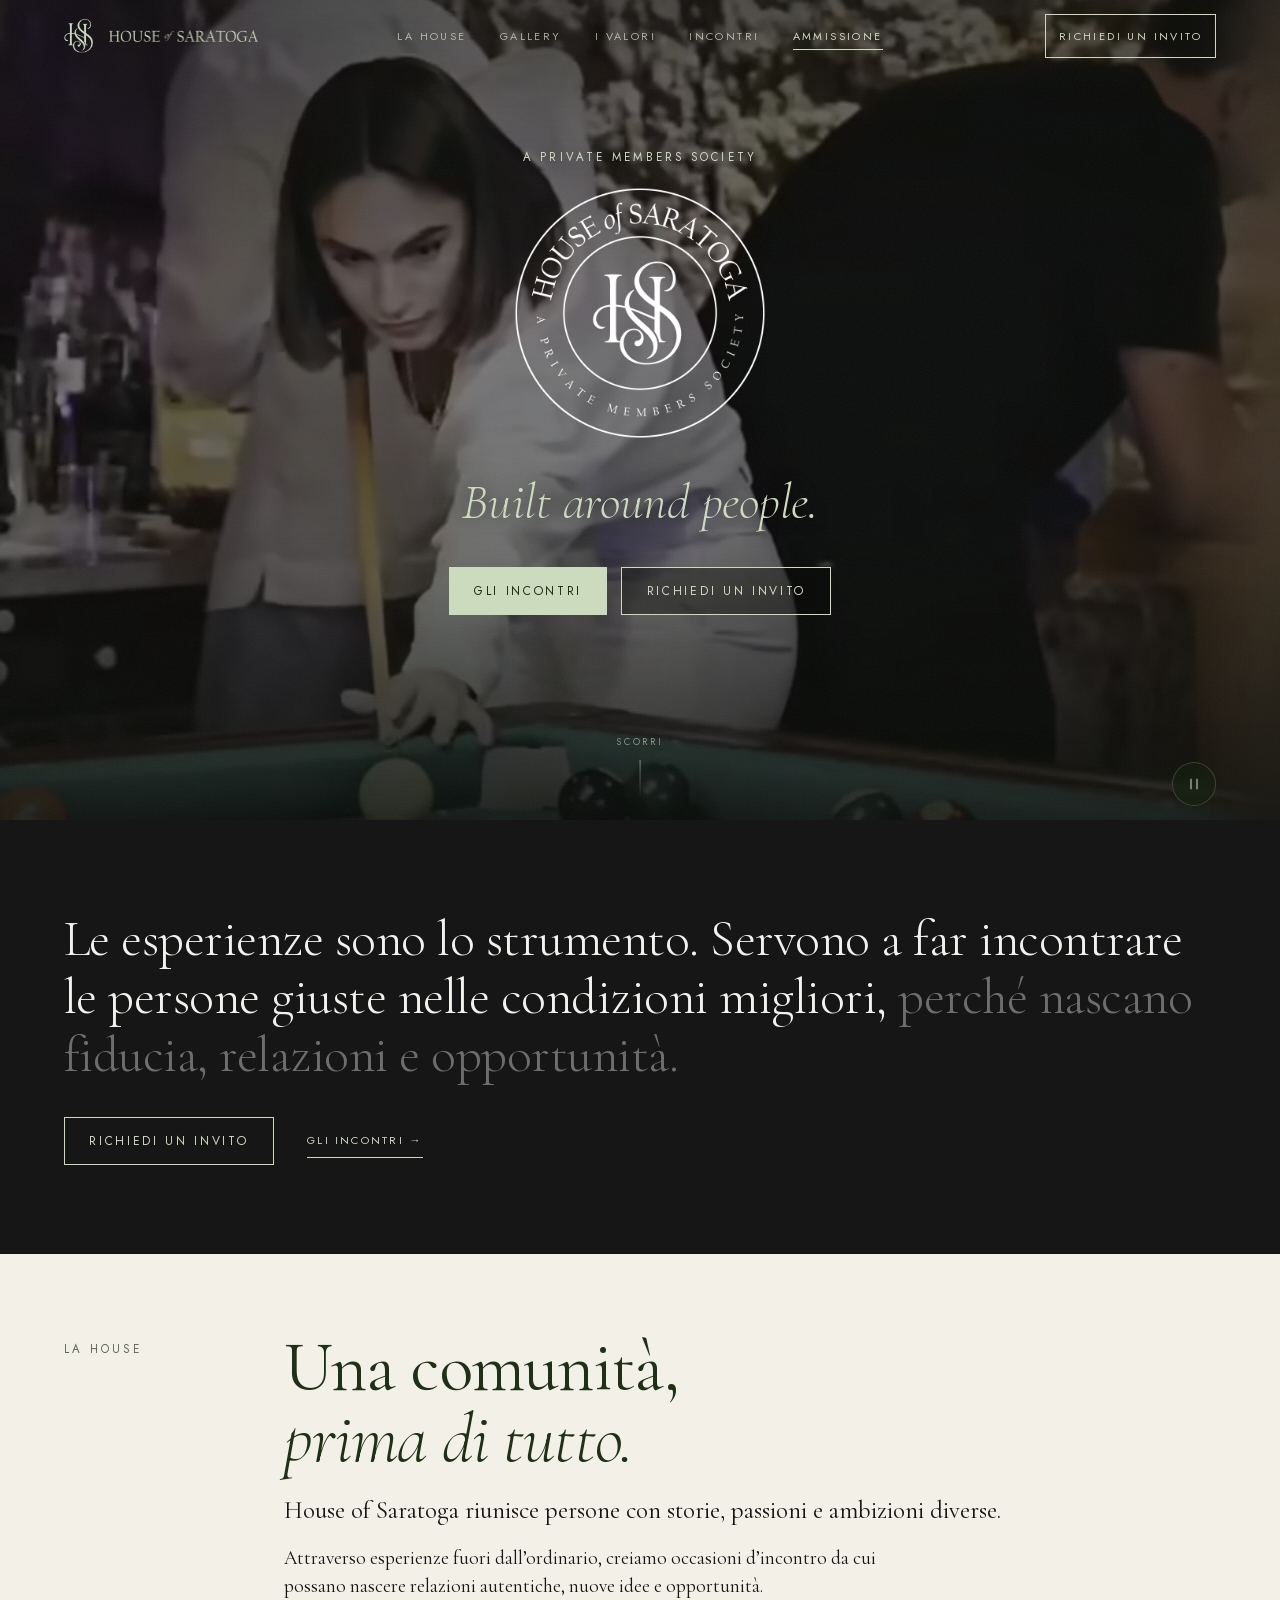
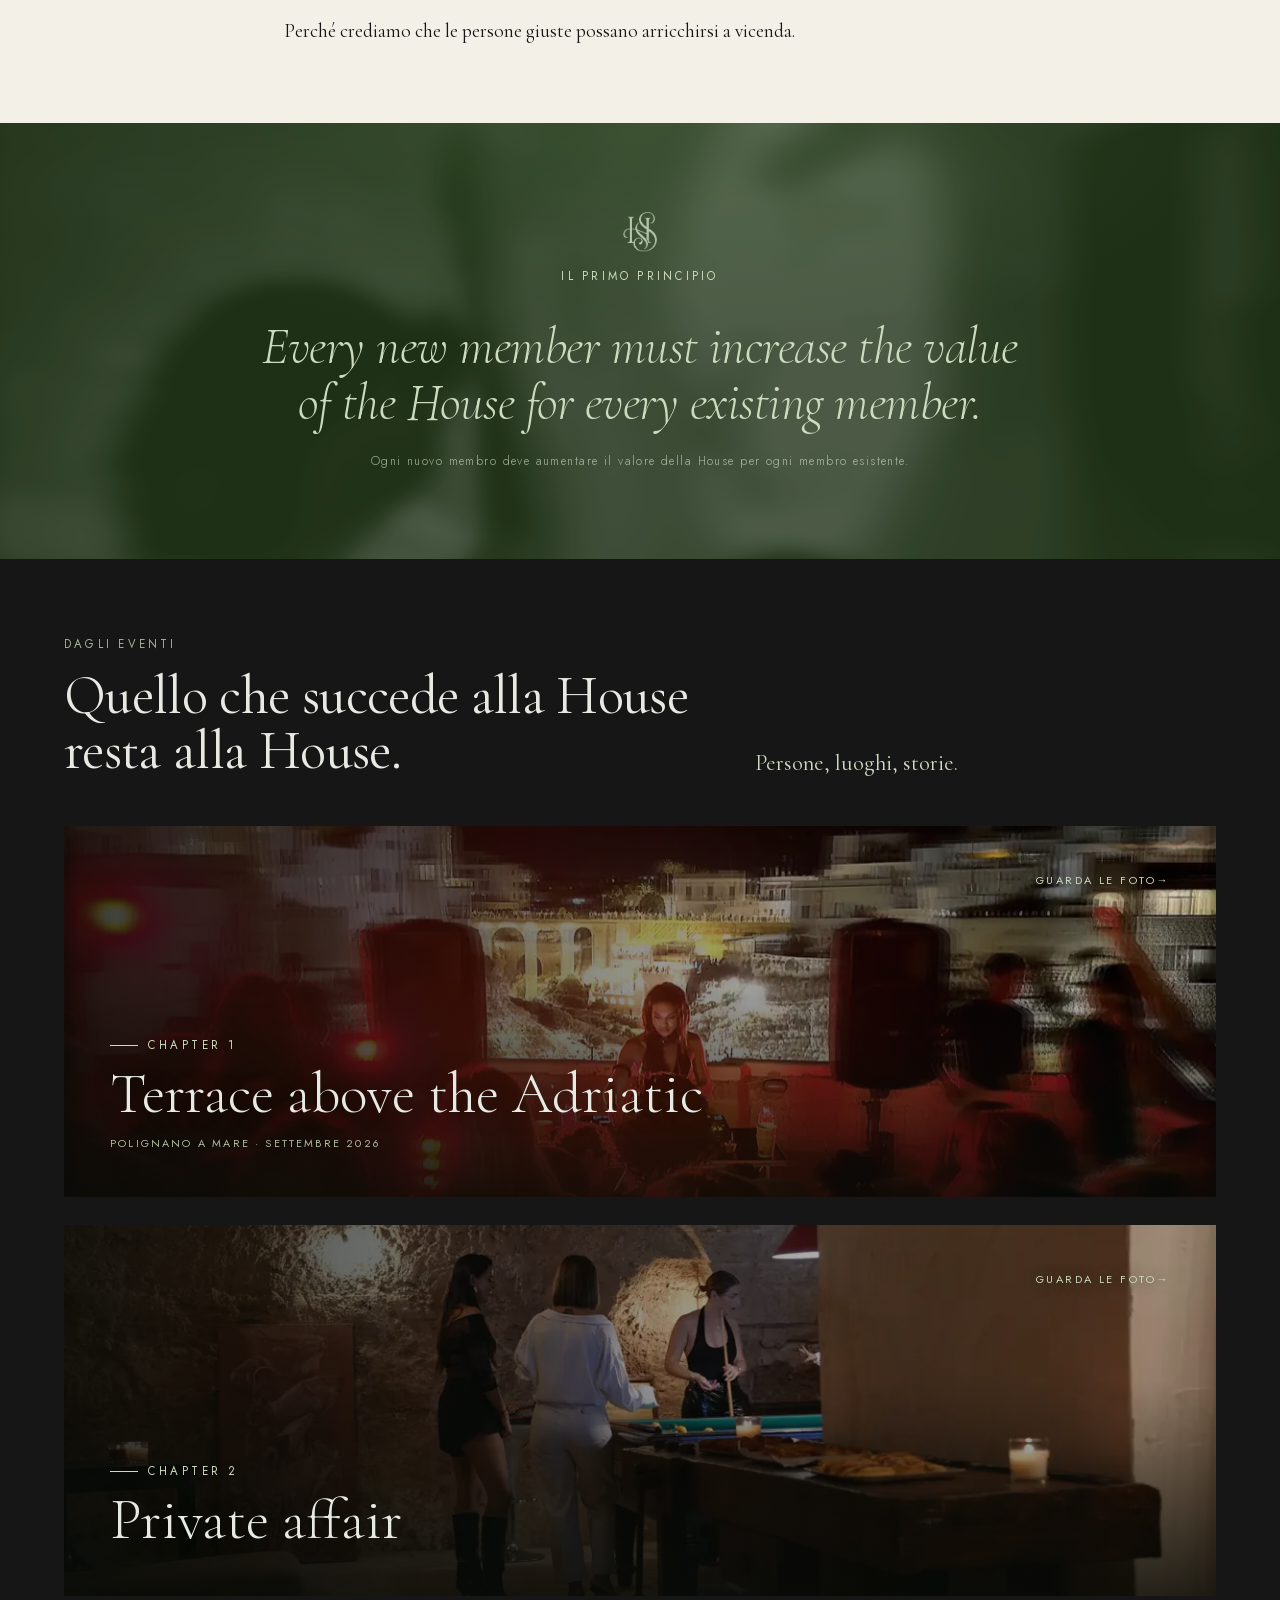
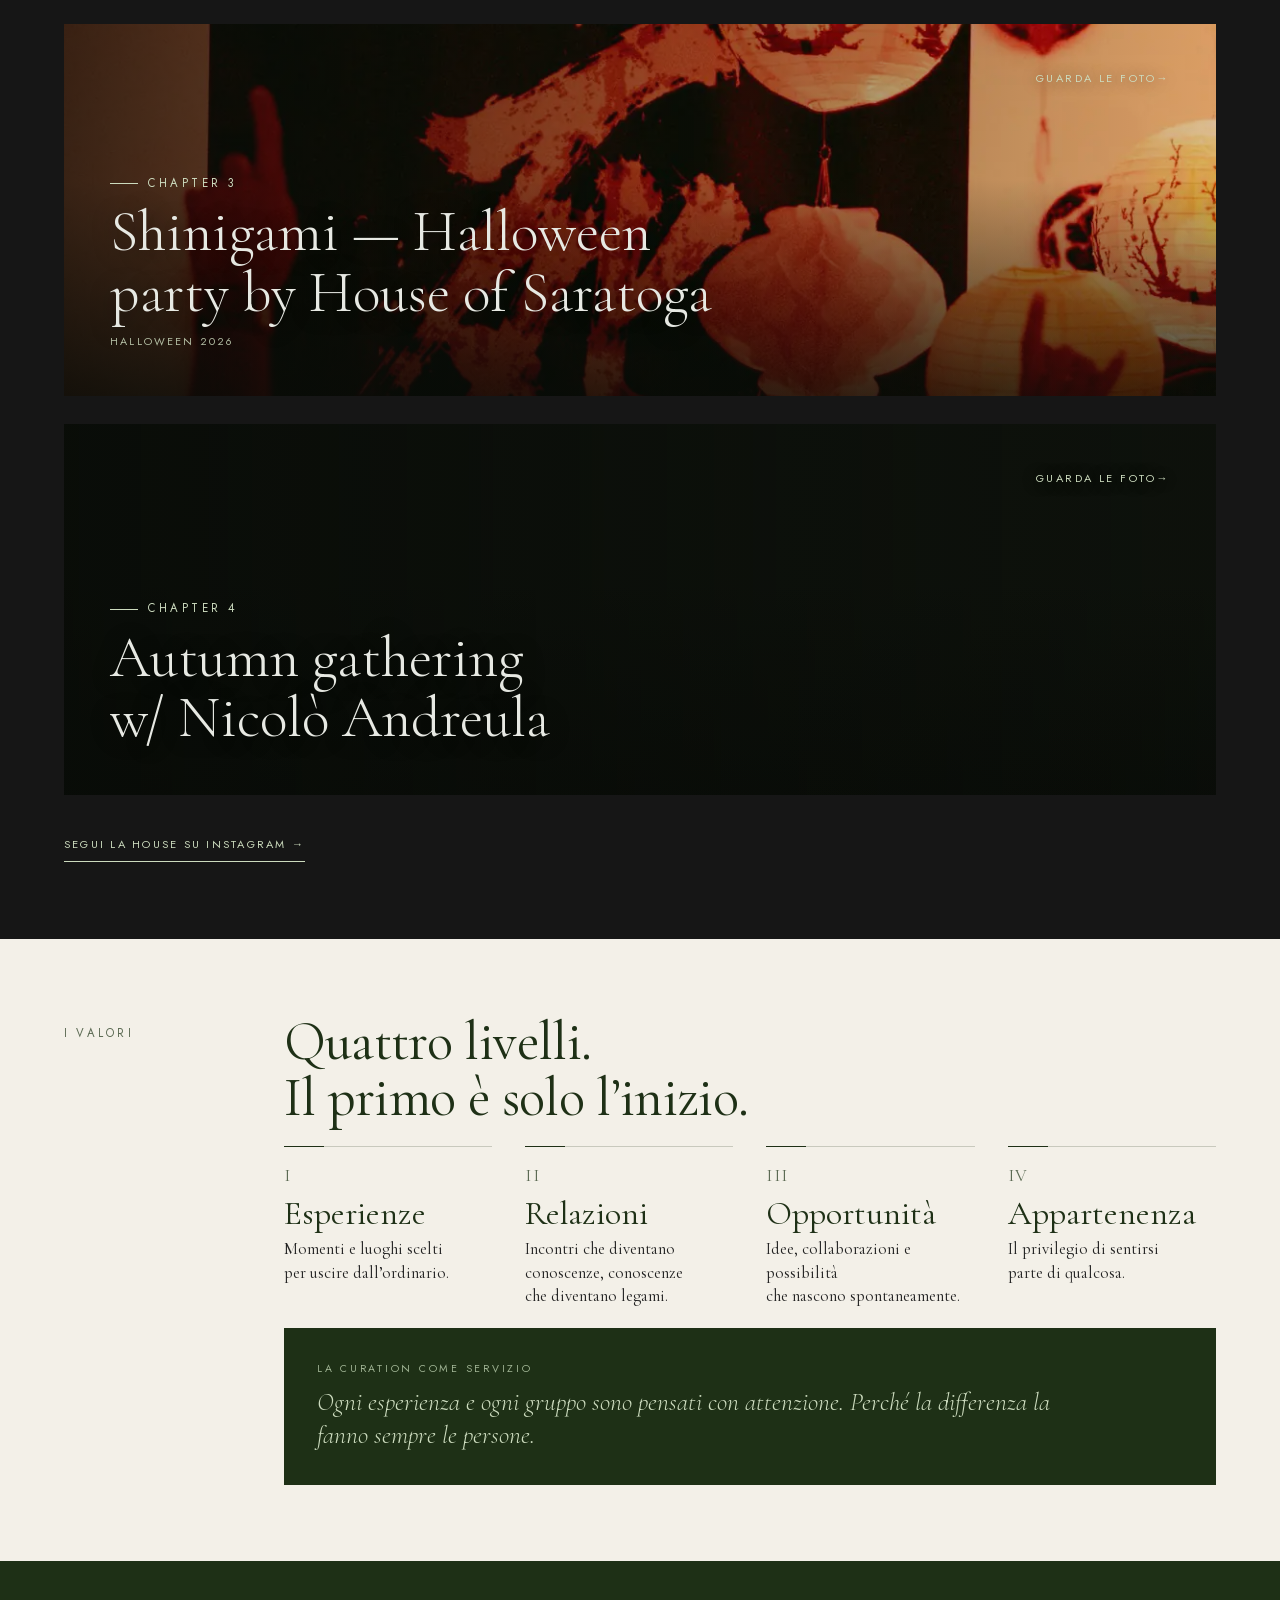
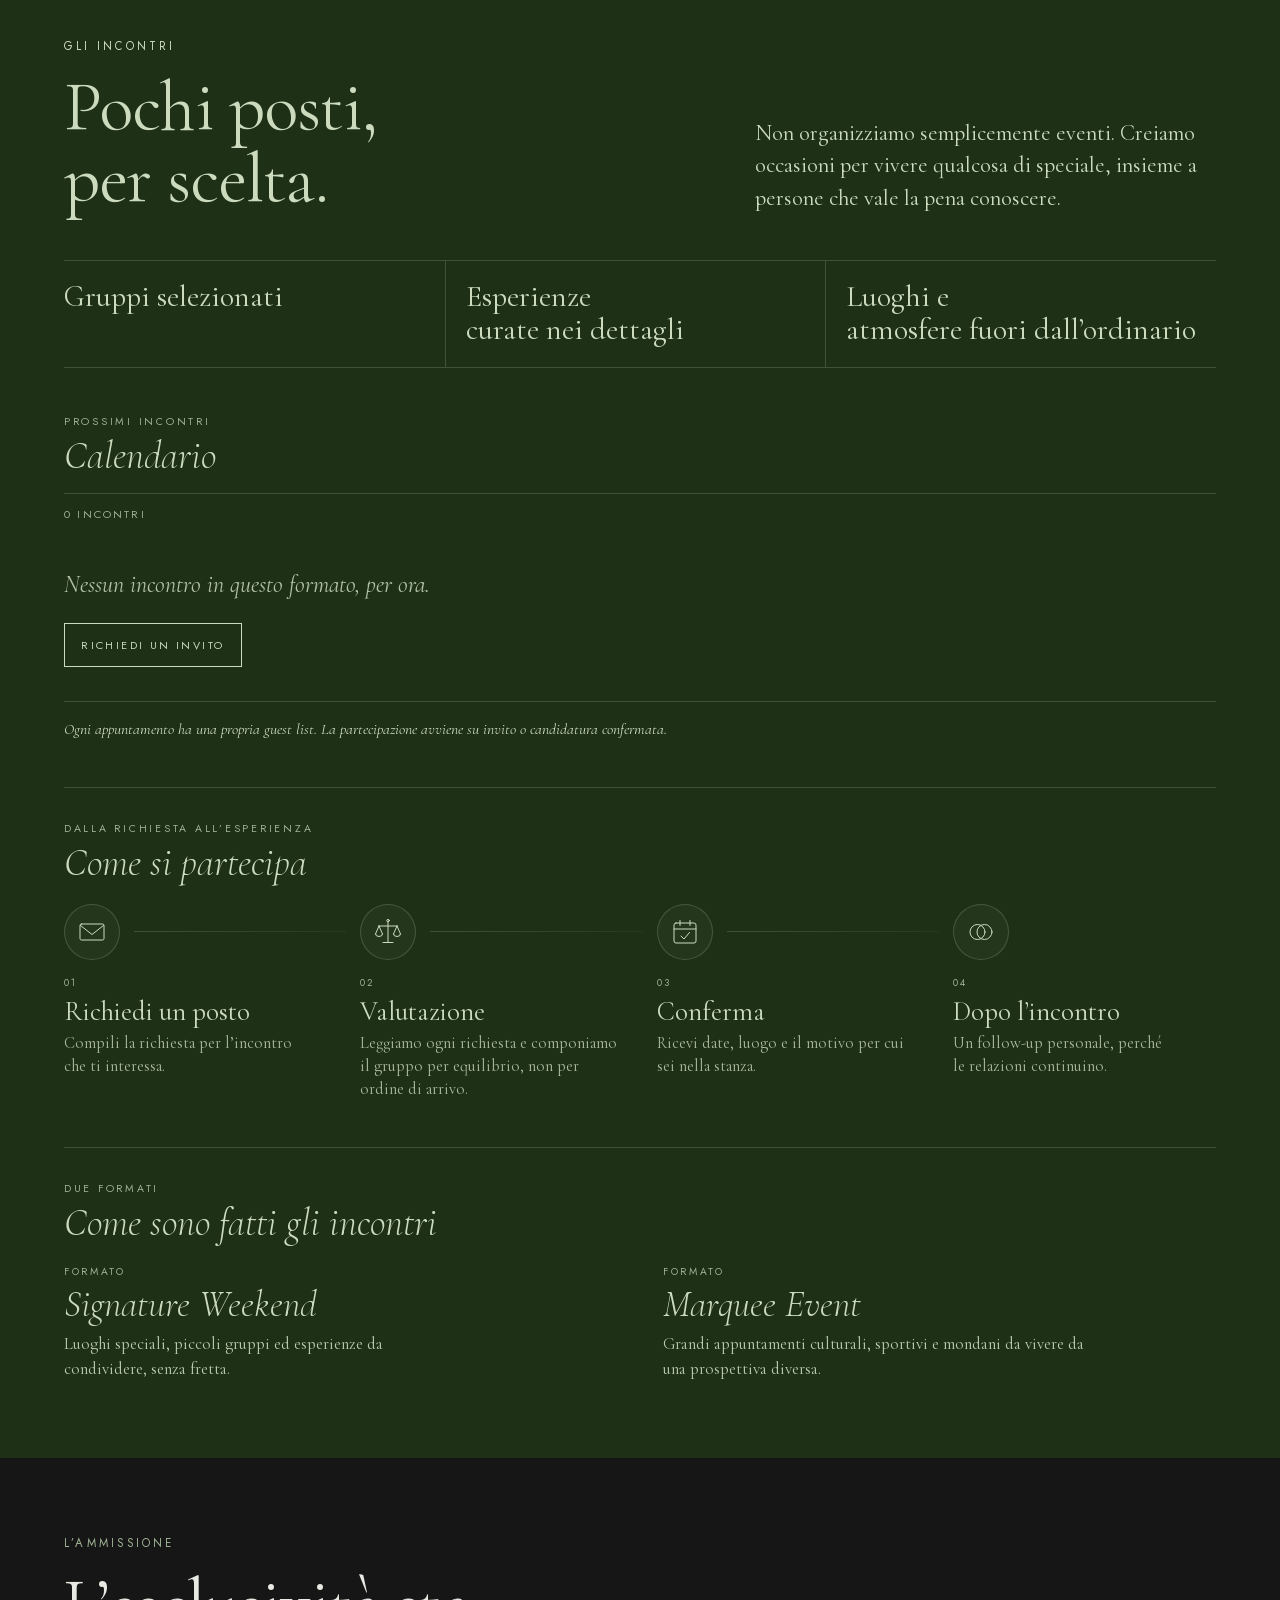
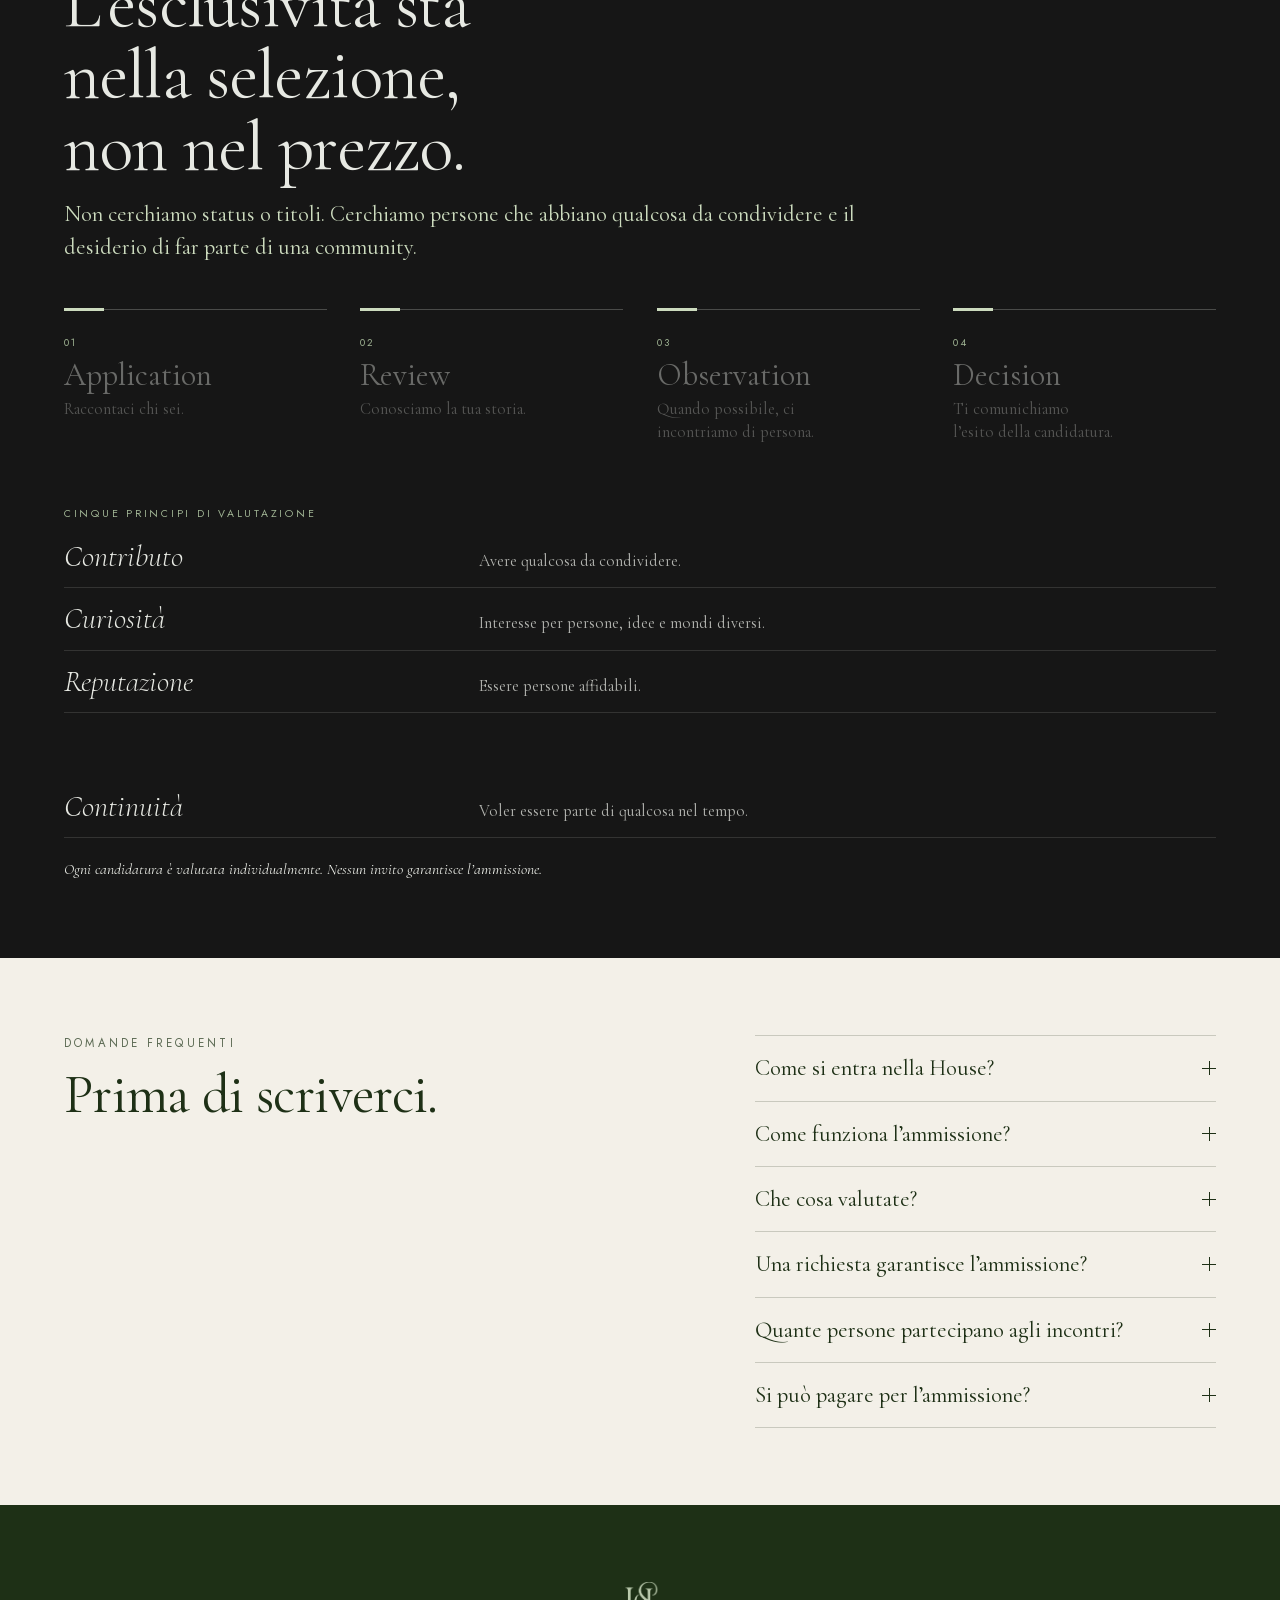
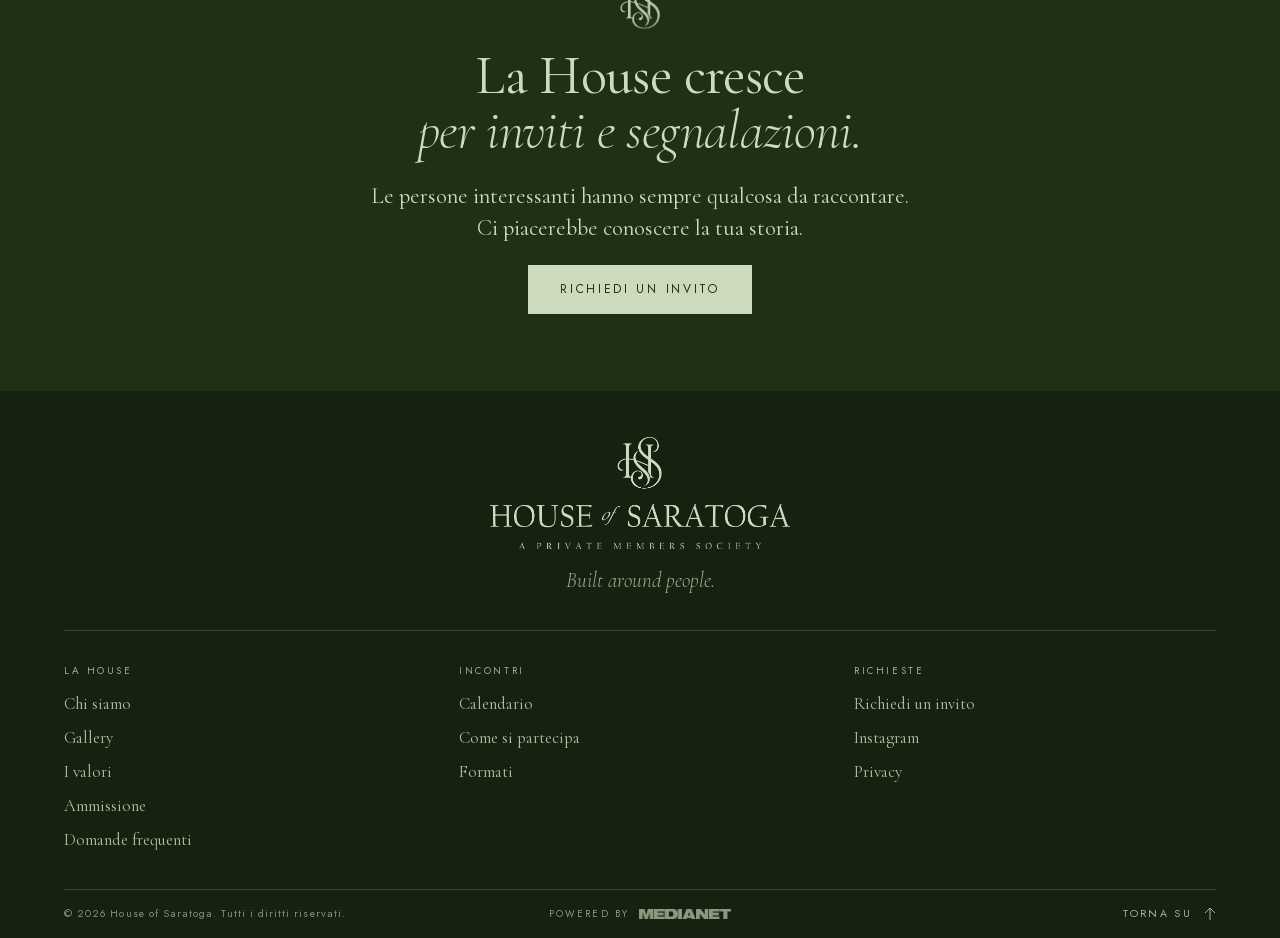
<file: index.html>
<!doctype html>
<html lang="it">
<head>
<meta charset="utf-8">
<meta name="viewport" content="width=device-width, initial-scale=1, viewport-fit=cover">
<!-- Sicurezza: l'hosting (GitHub Pages) non permette intestazioni HTTP, quindi la politica è dichiarata qui.
     Tutto viene dal sito stesso, nessuna risorsa di terzi. Se il modulo invierà a un altro dominio (HOS_CONFIG.endpoint in js/events.js?v=66047ef6), aggiungere quell'origine a connect-src. -->
<meta http-equiv="Content-Security-Policy" content="default-src 'self'; script-src 'self' 'sha256-0EK3CtkzP+SCMXfmG9pu/6XysWMCDNpTaS5X3HunJaI='; style-src 'self' 'unsafe-inline'; img-src 'self' data:; font-src 'self'; media-src 'self'; connect-src 'self'; form-action 'self'; base-uri 'self'; object-src 'none'; frame-src 'none'; worker-src 'none'; manifest-src 'self'">
<meta name="referrer" content="strict-origin-when-cross-origin">
<title>House of Saratoga — A Private Members Society</title>
<meta name="description" content="House of Saratoga è una private members society: una comunità di persone selezionate, riunite da esperienze curate e relazioni di valore. Si entra per invito.">
<meta name="theme-color" content="#1e3016">
<link rel="canonical" href="https://houseofsaratoga.it/">
<meta property="og:type" content="website">
<meta property="og:site_name" content="House of Saratoga">
<meta property="og:locale" content="it_IT">
<meta property="og:url" content="https://houseofsaratoga.it/">
<meta property="og:title" content="House of Saratoga — A Private Members Society">
<meta property="og:description" content="Built around people. Una comunità di persone selezionate, riunite da esperienze curate.">
<meta property="og:image" content="https://houseofsaratoga.it/assets/og-image.jpg">
<meta property="og:image:width" content="1200">
<meta property="og:image:height" content="630">
<meta property="og:image:alt" content="Sigillo di House of Saratoga su fondo verde: Built around people.">
<meta name="twitter:card" content="summary_large_image">
<meta name="twitter:image" content="https://houseofsaratoga.it/assets/og-image.jpg">
<script type="application/ld+json">{"@context":"https://schema.org","@type":"Organization","name":"House of Saratoga","alternateName":"A Private Members Society","url":"https://houseofsaratoga.it/","logo":"https://houseofsaratoga.it/assets/apple-touch-icon.png","sameAs":["https://www.instagram.com/houseofsaratoga/"]}</script>
<script type="application/ld+json">{"@context":"https://schema.org","@type":"WebSite","name":"House of Saratoga","url":"https://houseofsaratoga.it/","inLanguage":"it-IT"}</script>
<link rel="icon" type="image/png" sizes="96x96" href="assets/favicon-96.png">
<link rel="apple-touch-icon" href="assets/apple-touch-icon.png">

<link rel="preload" href="assets/fonts/cormorant-garamond.woff2?v=5d618c46" as="font" type="font/woff2" crossorigin>
<link rel="preload" href="assets/fonts/jost.woff2?v=235d8f89" as="font" type="font/woff2" crossorigin>
<link rel="preload" href="assets/fonts/cormorant-garamond-italic.woff2?v=e6d6d1d7" as="font" type="font/woff2" crossorigin>
<link rel="preload" href="assets/video/hero-poster.webp?v=db41a19b" as="image" fetchpriority="high">
<link rel="preload" href="assets/seal.webp?v=70816b11" as="image" crossorigin>
<style>@font-face{font-family:Cormorant Garamond;font-style:italic;font-weight:300 500;font-display:swap;src:url(assets/fonts/cormorant-garamond-italic.woff2?v=e6d6d1d7) format("woff2");unicode-range:U+0000-00FF,U+0131,U+0152-0153,U+02BB-02BC,U+02C6,U+02DA,U+02DC,U+0304,U+0308,U+0329,U+2000-206F,U+20AC,U+2122,U+2191,U+2193,U+2212,U+2215,U+FEFF,U+FFFD}@font-face{font-family:Cormorant Garamond;font-style:normal;font-weight:300 500;font-display:swap;src:url(assets/fonts/cormorant-garamond.woff2?v=5d618c46) format("woff2");unicode-range:U+0000-00FF,U+0131,U+0152-0153,U+02BB-02BC,U+02C6,U+02DA,U+02DC,U+0304,U+0308,U+0329,U+2000-206F,U+20AC,U+2122,U+2191,U+2193,U+2212,U+2215,U+FEFF,U+FFFD}@font-face{font-family:Jost;font-style:normal;font-weight:300 500;font-display:swap;src:url(assets/fonts/jost.woff2?v=235d8f89) format("woff2");unicode-range:U+0000-00FF,U+0131,U+0152-0153,U+02BB-02BC,U+02C6,U+02DA,U+02DC,U+0304,U+0308,U+0329,U+2000-206F,U+20AC,U+2122,U+2191,U+2193,U+2212,U+2215,U+FEFF,U+FFFD}:root{--forest: #1e3016;--forest-deep: #152210;--forest-lift: #2a4220;--sage: #ccdbbe;--sage-dim: #9fb393;--moss: #5c6b54;--ivory: #f3f0e8;--ink: #161616;--ink-soft: #232323;--line-dark: rgba(204, 219, 190, .2);--line-light: rgba(30, 48, 22, .2);--serif: "Cormorant Garamond", "Garamond", "Times New Roman", serif;--sans: "Jost", "Helvetica Neue", Arial, sans-serif;--sp-1: 8px;--sp-2: 16px;--sp-3: 20px;--sp-4: clamp(24px, 2.6vw, 36px);--sp-5: clamp(32px, 3.6vw, 52px);--sp-6: clamp(40px, 4.6vw, 68px);--section: clamp(52px, 6vw, 88px);--gutter: clamp(20px, 5vw, 64px);--maxw: 1240px;--header-h: 72px;--ease: cubic-bezier(.2, .7, .2, 1)}*,*:before,*:after{box-sizing:border-box}html{scroll-behavior:smooth;scroll-padding-top:calc(var(--header-h) + 8px);-webkit-text-size-adjust:100%}body{margin:0;background:var(--forest);color:var(--ink);font-family:var(--serif);font-size:clamp(1.08rem,1rem + .25vw,1.22rem);line-height:1.5;-webkit-font-smoothing:antialiased;text-rendering:optimizeLegibility}body.is-locked{overflow:hidden}img{max-width:100%;display:block}a{color:inherit}button{font:inherit;color:inherit}ol,ul{margin:0;padding:0;list-style:none}h1,h2,h3,h4,p,blockquote,figure,dl,dd{margin:0}::selection{background:var(--sage);color:var(--forest)}.wrap{width:100%;max-width:calc(var(--maxw) + var(--gutter) * 2);margin-inline:auto;padding-inline:var(--gutter)}.sr-only{position:absolute;width:1px;height:1px;overflow:hidden;clip:rect(0 0 0 0);white-space:nowrap}.skip{position:absolute;left:12px;top:-60px;z-index:100;background:var(--sage);color:var(--forest);padding:10px 16px;font-family:var(--sans);font-size:14px;transition:top .2s}.skip:focus{top:12px}:focus-visible{outline:1.5px solid var(--sage);outline-offset:4px}.section--ivory :focus-visible,.section--sage :focus-visible,.modal :focus-visible{outline-color:var(--forest)}.mark{display:block;background-color:currentColor;-webkit-mask:var(--m) center / contain no-repeat;mask:var(--m) center / contain no-repeat}.mark--seal{--m: url(assets/seal.webp?v=70816b11);aspect-ratio:1}.mark--monogram{--m: url(assets/monogram.webp?v=ae7c65d2);aspect-ratio:358 / 417}.mark--wordline{--m: url(assets/wordmark-line.webp?v=7bb45a46);aspect-ratio:2388 / 192}.mark--stacked{--m: url(assets/wordmark-stacked.webp?v=d2b501ab);aspect-ratio:2388 / 890}.mark--medianet{--m: url(assets/medianet.webp?v=4328603a);aspect-ratio:1666 / 181}.has-mark{overflow:clip}.watermark{position:absolute;pointer-events:none;opacity:.055;z-index:0}.has-mark>.wrap{position:relative;z-index:1}.ornament{display:flex;align-items:center;gap:var(--sp-3);color:var(--sage);opacity:.75}.ornament:before,.ornament:after{content:"";flex:1;height:1px;background:currentColor;opacity:.35}.ornament .mark{height:40px;flex:none}.eyebrow{font-family:var(--sans);font-weight:400;font-size:.72rem;letter-spacing:.28em;text-transform:uppercase;color:var(--sage);display:flex;align-items:baseline;gap:.9em}.eyebrow--dark{color:var(--moss)}.display{font-weight:400;line-height:1.02;letter-spacing:-.012em;text-wrap:balance}.display em{font-style:italic;font-weight:300}.display--xl{font-size:clamp(2.4rem,1.5rem + 3.6vw,4.5rem)}.display--lg{font-size:clamp(2.1rem,1.4rem + 2.6vw,3.4rem)}.display--md{font-size:clamp(1.8rem,1.4rem + 1.4vw,2.5rem);line-height:1.08}.lede{font-size:clamp(1.15rem,1.05rem + .45vw,1.4rem);line-height:1.45;max-width:36em;color:var(--ink-soft)}.lede--light{color:var(--sage);opacity:.92}.prose p{max-width:34em}.btn{--bg: transparent;--fg: var(--sage);--bd: var(--sage);display:inline-flex;align-items:center;justify-content:center;gap:.8em;font-family:var(--sans);font-weight:400;font-size:.76rem;letter-spacing:.22em;text-transform:uppercase;text-decoration:none;line-height:1;padding:1.25em 2em;border:1px solid var(--bd);background:var(--bg);color:var(--fg);cursor:pointer;transition:background-color .35s var(--ease),color .35s var(--ease),border-color .35s var(--ease),transform .35s var(--ease);border-radius:0;white-space:nowrap;min-height:48px}.btn:hover{transform:translateY(-1px)}.btn--sm{padding:1em 1.5em;font-size:.68rem;min-height:44px}.btn--lg{padding:1.45em 2.6em}.btn--block{width:100%}.btn--sage{--bg: var(--sage);--fg: var(--forest)}.btn--sage:hover{--bg: #e1ecd6}.btn--ghost:hover{--bg: var(--sage);--fg: var(--forest)}.btn--forest{--bg: var(--forest);--fg: var(--sage);--bd: var(--forest)}.btn--forest:hover{--bg: var(--forest-deep)}.btn--ghost-dark{--fg: var(--forest);--bd: var(--forest)}.btn--ghost-dark:hover{--bg: var(--forest);--fg: var(--sage)}.btn[disabled]{opacity:.55;cursor:progress;transform:none}.link{background:none;border:0;padding:0;cursor:pointer;text-align:left;text-decoration:none}.site-header{position:fixed;inset:0 0 auto;z-index:50;transition:background-color .4s var(--ease),box-shadow .4s var(--ease);color:var(--sage)}.site-header.is-solid,body.menu-open .site-header{background:#152210e6;backdrop-filter:blur(14px) saturate(1.2);-webkit-backdrop-filter:blur(14px) saturate(1.2);box-shadow:0 1px 0 var(--line-dark)}body.menu-open .site-header{background:var(--forest-deep);backdrop-filter:none;-webkit-backdrop-filter:none}.site-header__bar{height:var(--header-h);display:grid;grid-template-columns:1fr auto;align-items:center;gap:var(--sp-3)}.brand{display:inline-flex;align-items:center;gap:16px;text-decoration:none;justify-self:start}.brand .mark--monogram{height:34px}.brand .mark--wordline{height:12px;display:none}.site-header__actions{display:flex;align-items:center;gap:var(--sp-2);justify-self:end}.site-header__cta{display:none;padding-inline:1.2em}@media(min-width:380px){.site-header__cta{display:inline-flex}}.nav{display:none;gap:clamp(22px,2.6vw,42px)}.nav a{font-family:var(--sans);font-size:.68rem;letter-spacing:.22em;text-transform:uppercase;text-decoration:none;position:relative;padding:10px 0;opacity:.78;transition:opacity .3s;white-space:nowrap}.nav a:after{content:"";position:absolute;left:0;right:0;bottom:4px;height:1px;background:currentColor;transform:scaleX(0);transform-origin:left;transition:transform .45s var(--ease)}.nav a:hover,.nav a.is-active{opacity:1}.nav a:hover:after,.nav a.is-active:after{transform:scaleX(1)}.burger{width:44px;height:44px;margin-right:-10px;background:none;border:0;cursor:pointer;position:relative}.burger span{position:absolute;left:10px;right:10px;height:1px;background:currentColor;transition:transform .4s var(--ease),top .4s var(--ease)}.burger span:first-child{top:18px}.burger span:last-child{top:26px}.burger[aria-expanded=true] span:first-child{top:22px;transform:rotate(45deg)}.burger[aria-expanded=true] span:last-child{top:22px;transform:rotate(-45deg)}@media(min-width:1100px){.site-header__bar{grid-template-columns:1fr auto 1fr}.brand .mark--wordline{display:block}.nav{display:flex}.site-header__cta{display:inline-flex}.burger{display:none}}.menu{position:fixed;inset:0;z-index:40;background:var(--forest-deep);color:var(--sage);display:flex;flex-direction:column;padding:calc(var(--header-h) + var(--sp-3)) var(--gutter) calc(var(--sp-4) + env(safe-area-inset-bottom));overflow:hidden;opacity:0;visibility:hidden;transition:opacity .4s var(--ease),visibility .4s}.menu[hidden]{display:flex}.menu.is-open{opacity:1;visibility:visible}.menu__seal{position:absolute;width:min(110vw,560px);right:-22%;bottom:-8%;opacity:.06;pointer-events:none}.menu__nav{display:grid;margin-block:auto;position:relative}.menu__nav a{display:flex;align-items:baseline;gap:var(--sp-3);padding:14px 0;border-bottom:1px solid var(--line-dark);font-size:clamp(2rem,8.4vw,3rem);line-height:1.1;text-decoration:none;font-weight:300;transform:translateY(14px);opacity:0;transition:transform .6s var(--ease),opacity .6s var(--ease)}.menu__nav a:first-child{border-top:1px solid var(--line-dark)}.menu.is-open .menu__nav a{transform:none;opacity:1}.menu.is-open .menu__nav a:nth-child(2){transition-delay:.05s}.menu.is-open .menu__nav a:nth-child(3){transition-delay:.1s}.menu.is-open .menu__nav a:nth-child(4){transition-delay:.15s}.menu.is-open .menu__nav a:nth-child(5){transition-delay:.2s}.menu__foot{position:relative;display:grid;gap:var(--sp-2)}.menu__tag{font-family:var(--sans);font-size:.62rem;letter-spacing:.28em;text-transform:uppercase;text-align:center;opacity:.6}.hero{position:relative;min-height:min(100svh,820px);display:grid;place-items:center;overflow:hidden;isolation:isolate;background:radial-gradient(ellipse 70% 60% at 50% 46%,var(--forest-lift) 0%,var(--forest) 55%,var(--forest-deep) 100%);color:var(--sage);text-align:center;padding:calc(var(--header-h) + var(--sp-1)) var(--gutter) 64px}.hero:after{content:"";position:absolute;inset:0;z-index:-1;opacity:.07;mix-blend-mode:screen;pointer-events:none;background-image:url("data:image/svg+xml;utf8,<svg xmlns='http://www.w3.org/2000/svg' width='220' height='220'><filter id='n'><feTurbulence type='fractalNoise' baseFrequency='.85' numOctaves='2' stitchTiles='stitch'/><feColorMatrix values='0 0 0 0 1 0 0 0 0 1 0 0 0 0 1 0 0 0 .6 0'/></filter><rect width='100%' height='100%' filter='url(%23n)'/></svg>")}.hero__bg{position:absolute;inset:0;z-index:-2;pointer-events:none;overflow:hidden;background:url(assets/video/hero-poster.webp?v=db41a19b) center 40% / cover no-repeat}.hero__bg:after{content:"";position:absolute;inset:0;background:radial-gradient(ellipse 120% 90% at 50% 45%,#080b070f 35%,#080b076b),linear-gradient(180deg,#080b07a8,#080b0780 34%,#080b078f 66%,#080b07db)}.hero__eyebrow,.hero__line{text-shadow:0 1px 16px rgba(0,0,0,.5)}.hero .btn--ghost{background:#080b0761}.hero__video{position:absolute;inset:0;width:100%;height:100%;object-fit:cover;object-position:50% 40%}.hero__inner{display:flex;flex-direction:column;align-items:center;gap:clamp(14px,2.4svh,26px)}.hero__eyebrow{justify-content:center}.hero__seal{width:min(28svh,46vw,260px);color:#fff;will-change:transform,opacity}.hero__seal .mark{width:100%}.hero__line{font-size:clamp(1.7rem,1.1rem + 2.6vw,3.2rem);font-style:italic;font-weight:300;line-height:1.12;letter-spacing:-.005em;margin-top:clamp(4px,1.4svh,16px)}.hero__cta{display:flex;gap:14px;flex-wrap:wrap;justify-content:center;margin-top:clamp(4px,1.6svh,18px)}.br-sm{display:none}@media(max-width:560px){.br-sm{display:inline}.hero__cta .btn{width:100%;max-width:320px}}.hero__scroll{position:absolute;left:50%;bottom:22px;transform:translate(-50%);display:grid;justify-items:center;gap:10px;text-decoration:none;font-family:var(--sans);font-size:.62rem;letter-spacing:.3em;text-transform:uppercase;opacity:.6}.hero__scroll i{width:1px;height:38px;background:linear-gradient(var(--sage),transparent);transform-origin:top;animation:drip 2.6s var(--ease) infinite}@keyframes drip{0%{transform:scaleY(0)}50%{transform:scaleY(1)}to{transform:scaleY(1);opacity:0}}@media(max-height:700px){.hero__scroll{display:none}}.section{padding-block:var(--section);position:relative}.section--ivory{background:var(--ivory);color:var(--ink)}.section--forest{background:var(--forest);color:var(--sage)}.section--ink{background:var(--ink);color:#e7e9e3}.section--ink .eyebrow{color:var(--sage-dim)}.section--sage{background:var(--sage);color:var(--forest)}.section--sage .lede{color:var(--forest)}.section__head{display:grid;gap:var(--sp-2);max-width:56rem;margin-bottom:var(--sp-5)}.section__head--dark .display{color:var(--forest)}.section__head--split{max-width:none}.section__head--split .lede{max-width:32em}@media(min-width:960px){.section__head--split{grid-template-columns:minmax(0,7fr) minmax(0,5fr);gap:var(--sp-5);align-items:end}}.section__head--split .head-copy,.grid{display:grid;gap:var(--sp-2)}@media(min-width:900px){.grid{grid-template-columns:minmax(130px,2fr) 10fr;gap:var(--sp-4)}.grid__label{position:sticky;top:calc(var(--header-h) + var(--sp-3));align-self:start;padding-top:.6rem}}.grid__body{display:grid;gap:var(--sp-3);min-width:0}.section--ivory .display{color:var(--forest)}.prose--stack{display:grid;gap:var(--sp-2)}.prose--stack p:first-child{font-size:clamp(1.25rem,1.1rem + .6vw,1.55rem);line-height:1.35}.prose--2col{display:grid;gap:var(--sp-2)}@media(min-width:900px){.prose--2col{grid-template-columns:1fr 1fr;gap:var(--sp-3) var(--sp-5)}.prose--2col p:nth-child(3){grid-column:1 / -1}}.aside{display:flex;gap:var(--sp-3);align-items:flex-start;font-style:italic;font-size:clamp(1.15rem,1.05rem + .4vw,1.4rem);color:var(--moss);max-width:30em}.aside__rule{flex:none;width:44px;height:1px;background:var(--moss);margin-top:.85em}.section--statement{padding-block:clamp(56px,7vw,104px)}.statement{font-size:clamp(1.7rem,1.1rem + 2.6vw,3.4rem);line-height:1.14;font-weight:300;letter-spacing:-.01em;max-width:24em;color:#e7e9e36b;text-wrap:pretty}.statement span{color:#f1f2ee}.statement__cta{display:flex;align-items:center;flex-wrap:wrap;gap:var(--sp-3) var(--sp-4);margin-top:var(--sp-4)}.statement__link{font-family:var(--sans);font-size:.7rem;letter-spacing:.2em;text-transform:uppercase;text-decoration:none;color:var(--sage);padding-block:8px;border-bottom:1px solid currentColor}.statement__link:hover{border-bottom-color:transparent}.faq{display:grid;gap:var(--sp-4)}.faq__head{display:grid;gap:var(--sp-2);align-content:start}@media(min-width:900px){.faq{grid-template-columns:minmax(0,7fr) minmax(0,5fr);gap:var(--sp-5)}.faq__head{position:sticky;top:calc(var(--header-h) + var(--sp-3));align-self:start}}.faq__list{border-top:1px solid var(--line-light)}.qa{border-bottom:1px solid var(--line-light)}.qa summary{list-style:none;cursor:pointer;display:flex;align-items:center;justify-content:space-between;gap:var(--sp-3);padding:18px 0;font-size:clamp(1.2rem,1.1rem + .4vw,1.45rem);line-height:1.25;color:var(--forest);transition:padding-left .4s var(--ease)}.qa summary::-webkit-details-marker{display:none}.qa summary:after{content:"";flex:none;width:14px;height:14px;background:linear-gradient(var(--forest),var(--forest)) center / 100% 1px no-repeat,linear-gradient(var(--forest),var(--forest)) center / 1px 100% no-repeat;transition:transform .4s var(--ease)}.qa.is-open summary:after{transform:rotate(45deg)}.qa summary{transition:color .3s}.qa summary:hover{color:var(--moss)}.qa p{padding:0 var(--sp-5) 20px 0;color:var(--ink-soft);font-size:1.08rem;line-height:1.45;max-width:34em}.section--quote{padding-block:clamp(56px,7vw,96px);background:radial-gradient(ellipse 80% 90% at 50% 0%,var(--forest-lift),var(--forest) 60%);text-align:center}.section--quote{position:relative;isolation:isolate;overflow:hidden}.section--quote:before{content:"";position:absolute;inset:-24px;z-index:-1;background:url(assets/serate/polignano.jpg?v=62932eab) center / cover no-repeat;filter:grayscale(1) blur(10px) contrast(1.1);opacity:.2;mix-blend-mode:screen;pointer-events:none}.section--quote .eyebrow{justify-content:center}.quote-head{display:grid;gap:var(--sp-2);justify-items:center;margin-bottom:var(--sp-4)}.quote-head .mark{height:40px;color:var(--sage);opacity:.85}.quote{max-width:52rem;margin-inline:auto}.quote p{font-size:clamp(1.8rem,1.2rem + 2.6vw,3.2rem);line-height:1.1;font-weight:300;font-style:italic;letter-spacing:-.01em;text-wrap:balance}.quote footer{font-family:var(--sans);font-weight:300;font-size:.74rem;letter-spacing:.12em;margin-top:var(--sp-3);opacity:.7}#gallery{overflow-x:clip}.chapters-list{display:grid;gap:clamp(16px,2.2vw,28px)}.chapter{min-width:0}.chapter__banner{position:relative;isolation:isolate;overflow:hidden;min-height:clamp(300px,29vw,410px);display:flex;align-items:flex-end;background:#0e120c}.chapter__cover{position:absolute;inset:0;width:100%;height:100%;object-fit:cover;z-index:-2;transition:transform 1.8s var(--ease)}.chapter__banner:after{content:"";position:absolute;inset:0;z-index:-1;background:linear-gradient(90deg,#080b07cc,#080b076b 52%,#080b0724),linear-gradient(0deg,#080b07bd,#080b0700 58%)}.chapter__banner:hover .chapter__cover{transform:scale(1.04)}.chapter__txt{position:relative;padding:clamp(20px,3.6vw,48px);display:grid;gap:10px;max-width:44rem;pointer-events:none}.chapter__k{display:flex;align-items:center;gap:.9em;font-family:var(--sans);font-size:.72rem;letter-spacing:.3em;text-transform:uppercase;color:var(--sage)}.chapter__k:before{content:"";width:28px;height:1px;background:var(--sage)}.chapter__t{font-weight:300;font-size:clamp(1.9rem,1.3rem + 3vw,3.6rem);line-height:1.05;text-wrap:balance;text-shadow:0 2px 24px rgba(0,0,0,.45)}.chapter__meta{font-family:var(--sans);font-size:.68rem;letter-spacing:.2em;text-transform:uppercase;color:var(--sage);opacity:.85}.chapter__open{position:absolute;inset:0;z-index:2;width:100%;height:100%;padding:clamp(20px,3.6vw,48px);background:none;border:0;cursor:zoom-in;color:var(--sage);display:flex;align-items:flex-start;justify-content:flex-end;font-family:var(--sans);font-size:.7rem;letter-spacing:.22em;text-transform:uppercase;text-shadow:0 1px 14px rgba(0,0,0,.6)}.chapter__open:focus-visible{outline:1.5px solid var(--sage);outline-offset:-10px}.gal__foot{display:flex;align-items:center;flex-wrap:wrap;gap:var(--sp-2) var(--sp-4);margin-top:var(--sp-4)}.gal__ig{font-family:var(--sans);font-size:.7rem;letter-spacing:.2em;text-transform:uppercase;color:var(--sage);text-decoration:none;padding-block:8px;border-bottom:1px solid currentColor}.gal__ig:hover{border-bottom-color:transparent}.lightbox{position:fixed;inset:0;width:100vw;height:100vh;height:100dvh;max-width:none;max-height:none;margin:0;padding:0;border:0;background:#090d07f2;color:var(--sage);overflow:hidden}.lightbox::backdrop{background:#090d07f2}.lightbox[open]{display:grid;place-items:center;animation:fade-in .35s var(--ease)}.lightbox__fig{margin:0;display:grid;justify-items:center;gap:12px;max-width:min(94vw,1100px);touch-action:pan-y}.lightbox__fig img{max-width:100%;max-height:calc(100vh - 110px);max-height:calc(100dvh - 110px);width:auto;height:auto;object-fit:contain;display:block;background:#1b1b1b;transition:opacity .25s}.lightbox__fig img.is-loading{opacity:.35}.lightbox__fig figcaption{font-family:var(--sans);font-size:.66rem;letter-spacing:.22em;text-transform:uppercase;color:var(--sage-dim);text-align:center}.lightbox__fig figcaption b{font-weight:400;color:var(--sage);margin-right:.9em}.lightbox__btn{position:absolute;width:44px;height:44px;display:grid;place-items:center;background:none;border:1px solid transparent;border-radius:50%;color:var(--sage);cursor:pointer;transition:border-color .3s,background-color .3s;z-index:2}.lightbox__btn:hover{border-color:var(--line-dark);background:#ccdbbe14}.lightbox__close{top:14px;right:14px}.lightbox__prev,.lightbox__next{top:50%;transform:translateY(-50%)}.lightbox__prev{left:14px}.lightbox__next{right:14px}@media(max-width:700px){.lightbox__prev,.lightbox__next{top:auto;bottom:14px;transform:none}.lightbox__prev{left:calc(50% - 64px)}.lightbox__next{right:calc(50% - 64px)}.lightbox__fig img{max-height:calc(100dvh - 190px)}}.levels{display:grid}.level{display:grid;grid-template-columns:44px 1fr;gap:4px var(--sp-2);padding-block:var(--sp-3);border-top:1px solid var(--line-light);align-items:baseline}.level:last-child{border-bottom:1px solid var(--line-light)}.level__n{font-weight:400;letter-spacing:.08em;font-size:1.1rem;color:var(--moss);grid-row:span 2}.level__t{font-weight:400;font-size:clamp(1.6rem,1.3rem + 1vw,2.1rem);line-height:1.05;color:var(--forest)}.level__d{color:var(--ink-soft);font-size:1.05rem;line-height:1.4}@media(min-width:900px){.levels{grid-template-columns:repeat(4,1fr);gap:var(--sp-4)}.level{grid-template-columns:1fr;gap:6px;padding:var(--sp-2) 0 0;align-items:start;align-content:start;position:relative}.level:last-child{border-bottom:0}.level:before{content:"";position:absolute;top:-1px;left:0;width:40px;height:1px;background:var(--forest)}.level__n{grid-row:auto;font-size:1.1rem}}.callout{background:var(--forest);color:var(--sage);padding:var(--sp-4);display:grid;gap:8px;position:relative;overflow:hidden}.callout .watermark{right:-30px;top:50%;transform:translateY(-50%);height:170%;opacity:.07}.callout>*:not(.watermark){position:relative}.callout__k{font-family:var(--sans);font-size:.66rem;letter-spacing:.26em;text-transform:uppercase;color:var(--sage-dim)}.callout__t{font-size:clamp(1.2rem,1.05rem + .7vw,1.6rem);line-height:1.3;font-style:italic;font-weight:300;max-width:34em}.facts{display:grid;border-block:1px solid var(--line-dark);margin-bottom:var(--sp-5)}.facts li{display:grid;gap:4px;padding:var(--sp-2) 0}.facts li+li{border-top:1px solid var(--line-dark)}.facts b{font-weight:400;font-size:clamp(1.4rem,1.15rem + .9vw,1.9rem);line-height:1.1;text-wrap:balance}.facts span{font-family:var(--sans);font-weight:300;font-size:.66rem;letter-spacing:.18em;text-transform:uppercase;opacity:.7}@media(min-width:800px){.facts{display:grid;grid-template-columns:repeat(3,1fr)}.facts li{padding:var(--sp-3) var(--sp-3) var(--sp-3) 0}.facts li+li{border-top:0;border-left:1px solid var(--line-dark);padding-left:var(--sp-3)}}.subhead{display:grid;gap:6px;margin-bottom:var(--sp-3)}.subhead__k{font-family:var(--sans);font-size:.66rem;letter-spacing:.26em;text-transform:uppercase;color:var(--sage-dim)}.subhead__t{font-weight:300;font-style:italic;font-size:clamp(1.7rem,1.3rem + 1.4vw,2.5rem);line-height:1.05}.agenda__bar{display:grid;gap:var(--sp-2);padding-bottom:var(--sp-2);border-bottom:1px solid var(--line-dark)}@media(min-width:900px){.agenda__bar{grid-template-columns:1fr auto;align-items:end}}.agenda__bar .subhead{margin:0}.chips{display:flex;gap:10px;overflow-x:auto;margin-inline:calc(var(--gutter) * -1);padding-inline:var(--gutter);scrollbar-width:none;-webkit-overflow-scrolling:touch}.chips::-webkit-scrollbar{display:none}@media(min-width:900px){.chips{margin:0;padding:0;overflow:visible;flex-wrap:wrap;justify-content:flex-end}}.chip{flex:none;display:inline-flex;align-items:center;gap:8px;min-height:38px;padding:0 16px;border:1px solid var(--line-dark);border-radius:99px;background:none;cursor:pointer;font-family:var(--sans);font-size:.66rem;letter-spacing:.18em;text-transform:uppercase;color:var(--sage);transition:background-color .3s var(--ease),color .3s var(--ease),border-color .3s var(--ease)}.chip small{font-size:1em;opacity:.55}.chip:hover{border-color:var(--sage)}.chip[aria-pressed=true]{background:var(--sage);color:var(--forest);border-color:var(--sage)}.agenda__count{font-family:var(--sans);font-size:.68rem;letter-spacing:.2em;text-transform:uppercase;color:var(--sage-dim);padding-block:12px}.agenda__list{display:grid}.ev{position:relative;display:grid;gap:var(--sp-2);padding:var(--sp-3) 0;border-bottom:1px solid var(--line-dark);animation:ev-in .7s var(--ease) both;animation-delay:calc(var(--i, 0) * 70ms);transition:background-color .5s var(--ease)}@keyframes ev-in{0%{opacity:0;transform:translateY(14px)}}.ev:before{content:"";position:absolute;left:0;top:-1px;width:0;height:1px;background:var(--sage);transition:width .7s var(--ease)}.ev:hover:before{width:100%}.ev__date{display:flex;align-items:baseline;gap:12px;color:var(--sage)}.ev__day{font-size:clamp(2.4rem,2rem + 1.8vw,3.6rem);line-height:.9;font-weight:300;letter-spacing:-.02em}.ev__mon{font-family:var(--sans);font-size:.66rem;letter-spacing:.24em;text-transform:uppercase;color:var(--sage-dim);line-height:1.5}.ev__soon{display:grid;gap:8px;justify-items:start}.ev__blur{display:flex;align-items:baseline;gap:12px;filter:blur(7px);user-select:none;pointer-events:none;animation:soon-breathe 5s ease-in-out infinite alternate}.ev__blur .ev__day{font-size:clamp(3rem,2.4rem + 2.6vw,4.8rem);color:#e4ecda;font-weight:400}.ev__blur .ev__mon{color:#e4ecda;font-size:.8rem}.ev__soon small{font-family:var(--sans);font-size:.6rem;letter-spacing:.24em;text-transform:uppercase;color:var(--sage)}@keyframes soon-breathe{0%{filter:blur(5px)}to{filter:blur(9px)}}@media(min-width:900px){.ev__blur{flex-direction:column;gap:6px}}.chips[hidden]{display:none}.ev__tba{display:grid;gap:4px}.ev__tba i{font-size:clamp(1.4rem,1.2rem + .8vw,1.8rem);line-height:1.1;font-weight:300}.ev__tba small{font-family:var(--sans);font-size:.6rem;letter-spacing:.24em;text-transform:uppercase;color:var(--sage-dim)}.ev__top{display:flex;align-items:center;justify-content:space-between;gap:var(--sp-2);margin-bottom:10px}.ev__type{font-family:var(--sans);font-size:.66rem;letter-spacing:.26em;text-transform:uppercase;color:var(--sage-dim)}.pill{font-family:var(--sans);font-size:.58rem;letter-spacing:.18em;text-transform:uppercase;padding:.55em 1em;border:1px solid var(--line-dark);border-radius:99px;white-space:nowrap;line-height:1}.pill--open{border-color:var(--sage)}.ev__title{font-weight:400;font-size:clamp(1.6rem,1.3rem + 1.1vw,2.2rem);line-height:1.05;text-wrap:balance;margin-bottom:8px}.ev__blurb{opacity:.85;font-size:1.05rem;line-height:1.45;max-width:34em}.ev__sponsors{margin-top:12px;font-family:var(--sans);font-size:.68rem;letter-spacing:.16em;text-transform:uppercase;opacity:.75}.ev__sponsors span{color:var(--sage-dim);margin-right:.8em}.ev__meta{display:grid;gap:8px;align-content:start}.ev__meta div{display:grid;grid-template-columns:4.5em 1fr;gap:10px;align-items:baseline}.ev__meta dt{font-family:var(--sans);font-size:.6rem;letter-spacing:.22em;text-transform:uppercase;color:var(--sage-dim)}.ev__meta dd{line-height:1.3;font-size:1.05rem}.ev__action .btn{width:100%}@media(min-width:900px){.ev{grid-template-columns:130px minmax(0,1fr) 210px 180px;gap:var(--sp-4);align-items:start;padding:var(--sp-4) 0}.ev__date{flex-direction:column;gap:6px;padding-top:2px}.ev__top{justify-content:flex-start;gap:var(--sp-3)}.ev__meta{padding-top:30px}.ev__action{padding-top:22px}}@media(min-width:1100px){.ev{grid-template-columns:150px minmax(0,1fr) 240px 190px}}.agenda__empty{padding:var(--sp-4) 0;display:grid;gap:var(--sp-3);justify-items:start;border-bottom:1px solid var(--line-dark)}.agenda__empty p{font-style:italic;font-size:1.5rem;opacity:.85}.events__note{margin-top:var(--sp-2);max-width:46em;font-size:.98rem;opacity:.7;font-style:italic}.process,.formats{margin-top:var(--sp-5);padding-top:var(--sp-4);border-top:1px solid var(--line-dark)}.process__steps{display:grid;gap:0}.pstep{position:relative;display:grid;grid-template-columns:56px 1fr;column-gap:var(--sp-3);row-gap:2px;align-content:start;align-items:start;padding-block:var(--sp-2)}.pstep__icon{grid-row:1 / span 3;width:56px;height:56px;border:1px solid var(--line-dark);border-radius:50%;display:grid;place-items:center;color:var(--sage);background:#ccdbbe0a;transition:border-color .5s var(--ease),background-color .5s var(--ease),transform .6s var(--ease)}.pstep__icon svg{width:32px;height:32px;fill:none;stroke:currentColor;stroke-width:1;stroke-linecap:round;stroke-linejoin:round}.pstep:hover .pstep__icon{border-color:var(--sage);background:#ccdbbe1a;transform:translateY(-2px)}.pstep:not(:last-child):after{content:"";position:absolute;left:27px;top:calc(var(--sp-2) + 60px);bottom:-4px;width:1px;background:linear-gradient(var(--line-dark),transparent)}.pstep__n{font-family:var(--sans);font-size:.62rem;letter-spacing:.22em;color:var(--sage-dim);padding-top:4px}.pstep__t{font-size:clamp(1.35rem,1.2rem + .6vw,1.7rem);line-height:1.1;font-weight:400}.pstep p{opacity:.8;font-size:1.02rem;line-height:1.4;max-width:22em}@media(min-width:900px){.process__steps{grid-template-columns:repeat(4,1fr);gap:var(--sp-4)}.pstep{grid-template-columns:1fr;row-gap:6px;padding:0}.pstep__icon{grid-row:auto;margin-bottom:10px}.pstep:not(:last-child):after{left:70px;right:calc(var(--sp-4) * -1 + 14px);top:27px;bottom:auto;width:auto;height:1px;background:linear-gradient(90deg,var(--line-dark),rgba(204,219,190,.05))}.pstep__n{padding-top:0}}.formats__grid{display:grid;gap:var(--sp-3)}@media(min-width:800px){.formats__grid{grid-template-columns:1fr 1fr;gap:var(--sp-5)}}.format__k{font-family:var(--sans);font-size:.64rem;letter-spacing:.26em;text-transform:uppercase;color:var(--sage-dim);margin-bottom:6px}.format__t{font-weight:300;font-style:italic;font-size:clamp(1.7rem,1.3rem + 1.3vw,2.4rem);line-height:1.05;margin-bottom:8px}.format p:last-child{max-width:28em;opacity:.9;font-size:1.05rem;line-height:1.45}.steps{display:grid;gap:0;margin-bottom:var(--sp-5)}@media(min-width:900px){.steps{grid-template-columns:repeat(4,1fr);gap:var(--sp-4)}}.step{padding:var(--sp-2) 0;border-top:1px solid rgba(231,233,227,.25);position:relative}.step:before{content:"";position:absolute;top:-1px;left:0;width:40px;height:1px;background:var(--sage)}.steps.is-live .step{--f: 0}.steps.is-live .step:before{top:-2px;height:3px;width:calc(40px + (100% - 40px) * var(--f));box-shadow:0 0 14px rgba(204,219,190,calc(.5 * var(--f)))}.steps.is-live .step:after{content:"";position:absolute;top:-4px;left:calc(40px + (100% - 40px) * var(--f) - 3px);width:7px;height:7px;border-radius:50%;background:var(--sage);box-shadow:0 0 0 4px #ccdbbe29;opacity:0;transition:opacity .25s}.steps.is-live .step.is-on:not(.is-full):after{opacity:1}.steps.is-live .step__n{color:var(--sage-dim);transition:color .3s}.steps.is-live .step.is-on .step__n{color:var(--sage)}.steps.is-live .step__t,.steps.is-live .step p:last-child{opacity:calc(.4 + .6 * var(--f))}.steps.is-live .step p:last-child{opacity:calc(.3 + .48 * var(--f))}.step__n{font-family:var(--sans);font-size:.64rem;letter-spacing:.2em;color:var(--sage-dim)}.step__t{font-weight:400;font-size:clamp(1.5rem,1.25rem + .9vw,2rem);margin:4px 0 6px;line-height:1.05}.step p:last-child{opacity:.78;font-size:1.02rem;line-height:1.4;max-width:20em}.principles__k{font-family:var(--sans);font-size:.66rem;letter-spacing:.26em;text-transform:uppercase;color:var(--sage-dim);margin-bottom:4px}.principles__list li{display:grid;gap:2px var(--sp-5);padding-block:14px;border-bottom:1px solid rgba(231,233,227,.14)}.principles__list b{font-weight:300;font-style:italic;font-size:clamp(1.4rem,1.2rem + .9vw,1.9rem);line-height:1.1}.principles__list span{opacity:.75;font-size:1.02rem;line-height:1.4;max-width:36em}@media(min-width:800px){.principles__list li{grid-template-columns:minmax(0,4fr) minmax(0,8fr);align-items:baseline}}.fineprint{margin-top:var(--sp-3);font-style:italic;opacity:.6;max-width:44em;font-size:.98rem}.section--cta{text-align:center}.cta{display:grid;justify-items:center;gap:var(--sp-3)}.cta__mark{width:40px;color:var(--sage);opacity:.9}.cta .display{color:inherit}.cta .lede{margin-inline:auto}.cta__note{font-family:var(--sans);font-size:.7rem;letter-spacing:.14em;opacity:.85}.footer{background:var(--forest-deep);color:var(--sage);padding-top:var(--sp-5)}.footer__brand{display:grid;justify-items:center;gap:var(--sp-2);text-align:center;padding-bottom:var(--sp-4);border-bottom:1px solid var(--line-dark)}.footer__logo{width:min(300px,70vw)}.footer__line{font-style:italic;font-weight:300;font-size:clamp(1.1rem,1rem + .4vw,1.35rem);opacity:.75}.footer__cols{display:grid;grid-template-columns:repeat(2,minmax(0,1fr));gap:var(--sp-3);padding-block:var(--sp-4)}.footer__cols .footer__col:last-child{grid-column:1 / -1}@media(min-width:800px){.footer__cols{grid-template-columns:repeat(3,1fr);gap:var(--sp-4)}.footer__cols .footer__col:last-child{grid-column:auto}}.footer__col{display:grid;gap:4px;align-content:start;justify-items:start}.footer__k{font-family:var(--sans);font-size:.62rem;letter-spacing:.26em;text-transform:uppercase;color:var(--sage-dim);margin-bottom:6px}.footer__col a,.footer__col .link{text-decoration:none;opacity:.85;font-size:1.05rem;line-height:1.2;padding-block:5px;background-image:linear-gradient(currentColor,currentColor);background-size:0 1px;background-repeat:no-repeat;background-position:0 calc(100% - 4px);transition:background-size .4s var(--ease),opacity .3s}.footer__col a:hover,.footer__col .link:hover{opacity:1;background-size:100% 1px}@media(pointer:coarse){.footer__col a,.footer__col .link{padding-block:10px}}.footer__legal{display:flex;flex-wrap:wrap;justify-content:space-between;align-items:center;gap:var(--sp-2) var(--sp-3);padding-block:var(--sp-2) calc(var(--sp-2) + env(safe-area-inset-bottom));border-top:1px solid var(--line-dark);font-family:var(--sans);font-size:.66rem;letter-spacing:.1em}.footer__legal p{opacity:.6}.powered{display:inline-flex;align-items:center;gap:10px;text-decoration:none;opacity:.65;padding-block:8px;transition:opacity .3s}.powered span:first-child{font-size:.6rem;letter-spacing:.22em;text-transform:uppercase}.powered .mark{height:10px;width:auto}.powered:hover{opacity:1}@media(min-width:700px){.footer__legal{display:grid;grid-template-columns:1fr auto 1fr}.footer__legal .footer__top{justify-self:end}}.footer__top{display:inline-flex;align-items:center;gap:12px;text-decoration:none;letter-spacing:.22em;text-transform:uppercase;opacity:.8;padding-block:8px}.footer__top svg{transition:transform .4s var(--ease)}.footer__top:hover svg{transform:translateY(-3px)}.js .reveal{opacity:0;transform:translateY(22px);transition:opacity .9s var(--ease),transform .9s var(--ease);transition-delay:var(--d, 0s)}.js .reveal.is-in{opacity:1;transform:none}.modal{border:0;padding:0;margin:auto;width:min(520px,calc(100vw - 24px));max-width:none;max-height:calc(100svh - 24px);background:var(--ivory);color:var(--ink);overflow:auto;overscroll-behavior:contain;box-shadow:0 40px 120px #00000080}.modal::backdrop{background:#0e180ab8;backdrop-filter:blur(6px);-webkit-backdrop-filter:blur(6px)}.modal[open]{animation:modal-in .5s var(--ease)}.modal[open]::backdrop{animation:fade-in .5s var(--ease)}@keyframes modal-in{0%{opacity:0;transform:translateY(24px) scale(.985)}}@keyframes fade-in{0%{opacity:0}}@media(max-width:620px){.modal{width:100vw;max-height:94svh;margin:auto 0 0}.modal[open]{animation-name:sheet-in}}@keyframes sheet-in{0%{opacity:0;transform:translateY(40px)}}.modal__panel{--mp: clamp(20px, 3vw, 32px);padding:var(--mp);position:relative}.modal__close{position:absolute;top:calc(var(--mp) - 14px);right:calc(var(--mp) - 11px);width:44px;height:44px;display:grid;place-items:center;background:none;border:1px solid transparent;border-radius:50%;cursor:pointer;color:var(--forest);transition:border-color .3s,background-color .3s;z-index:2}.modal__close:hover{border-color:#1e301647;background:#1e30160f}.modal.is-done .modal__close{top:calc(var(--mp) - 3px)}.modal__head{display:grid;gap:6px;margin-bottom:var(--sp-2);padding-right:44px;justify-items:start}.modal__mark{display:none}.modal__head .display{color:var(--forest);font-size:clamp(1.6rem,1.4rem + .8vw,2rem)}.modal__intro{color:var(--ink-soft);font-size:.98rem;line-height:1.35;max-width:32em}.fields{display:grid;gap:10px 20px}@media(min-width:620px){.fields{grid-template-columns:1fr 1fr}.field--full{grid-column:1 / -1}}.field{display:grid;gap:2px;align-content:start;min-width:0}#event-field{margin-bottom:10px}.field label:not(.check){font-family:var(--sans);font-size:.58rem;letter-spacing:.2em;text-transform:uppercase;color:var(--moss);line-height:16px;height:16px;white-space:nowrap;overflow:hidden;text-overflow:ellipsis}.field .opt{letter-spacing:.1em;text-transform:none;opacity:.75;margin-left:.5em;font-style:italic;font-family:var(--serif);font-size:.95rem;line-height:1}.field input[type=text],.field input[type=email],.field input[type=tel],.field input[type=url],.field select,.field textarea{width:100%;font-family:var(--serif);font-size:1.1rem;color:var(--ink);background:transparent;border:0;border-bottom:1px solid rgba(30,48,22,.35);border-radius:0;padding:4px 0 6px;outline:none;transition:border-color .3s;-webkit-appearance:none;appearance:none;min-height:36px}.field textarea{resize:vertical;min-height:4.6em;line-height:1.35;padding:4px 0 6px}.field input::placeholder,.field textarea::placeholder{color:#1e3016a8;font-style:italic}.field input:focus,.field select:focus,.field textarea:focus{border-color:var(--forest);box-shadow:0 1px 0 var(--forest)}.field select{background-image:url("data:image/svg+xml;utf8,<svg xmlns='http://www.w3.org/2000/svg' width='14' height='8' viewBox='0 0 14 8'><path d='M1 1l6 6 6-6' fill='none' stroke='%231e3016' stroke-width='1.2'/></svg>");background-repeat:no-repeat;background-position:right 4px center;padding-right:28px;cursor:pointer}.field.has-error input,.field.has-error textarea{border-color:#8b2a1d}.err{color:#8b2a1d;font-family:var(--sans);font-size:.72rem;letter-spacing:.02em}.err:empty{display:none}.event-chip{font-size:1.05rem;font-style:italic;color:var(--moss)}.hp{position:absolute;left:-9999px;width:1px;height:1px;overflow:hidden}.check{display:grid;grid-template-columns:20px 1fr;gap:10px;cursor:pointer;align-items:start}.check input{position:absolute;opacity:0;pointer-events:none}.check__box{width:20px;height:20px;border:1px solid var(--forest);display:grid;place-items:center;margin-top:2px;transition:background-color .3s}.check__box:after{content:"";width:10px;height:5px;border-left:1.5px solid var(--sage);border-bottom:1.5px solid var(--sage);transform:rotate(-45deg) translate(1px,-1px) scale(0);transition:transform .3s var(--ease)}.check input:checked+.check__box{background:var(--forest)}.check input:checked+.check__box:after{transform:rotate(-45deg) translate(1px,-1px) scale(1)}.check input:focus-visible+.check__box{outline:1.5px solid var(--forest);outline-offset:3px}.check__t{font-size:.92rem;line-height:1.35;color:var(--ink-soft)}.check__t a{text-decoration-thickness:1px;text-underline-offset:3px}.modal__foot{display:grid;gap:8px;margin-top:var(--sp-2);justify-items:start}.modal__foot .btn{width:100%}@media(min-width:620px){.modal__foot .btn{width:auto}}.modal .btn--lg{padding:1.1em 1.8em;min-height:44px}.modal__legal{font-family:var(--sans);font-size:.68rem;letter-spacing:.04em;color:var(--moss)}.modal__done{display:grid;justify-items:start;gap:var(--sp-2);padding:var(--mp);padding-right:calc(var(--mp) + 12px)}.modal__done[hidden]{display:none}.modal__done .display{color:var(--forest)}.done__mark{width:32px;color:var(--forest)}.demo-note{font-family:var(--sans);font-size:.75rem;padding:10px 14px;border:1px dashed var(--moss);color:var(--moss)}.modal.is-done .modal__panel{padding:0}.modal.is-done form{display:none}@media(prefers-reduced-motion:reduce){.hero__video{display:none}html{scroll-behavior:auto}*,*:before,*:after{animation-duration:.001ms!important;animation-iteration-count:1!important;transition-duration:.001ms!important}.js .reveal{opacity:1;transform:none}.ev__blur{animation:none}}.section--event{padding-block:clamp(44px,6vw,84px)}.section--event[hidden]{display:none}.event-hl{display:grid;gap:var(--sp-4)}.event-hl__main{display:grid;gap:var(--sp-2);align-content:start}.event-hl__dot,.hero__next-dot{display:inline-block;width:8px;height:8px;border-radius:50%;background:currentColor;flex:none;animation:livePulse 2.4s ease-in-out infinite}@keyframes livePulse{0%,to{opacity:1;transform:scale(1)}50%{opacity:.35;transform:scale(.7)}}.event-hl__cd{display:inline-block;margin-left:.7em;padding:5px 11px 4px;border-radius:99px;background:var(--forest);color:var(--sage);font-size:.6rem;letter-spacing:.16em;line-height:1.2}.event-hl__title{color:var(--forest);text-wrap:balance}.event-hl__type{font-style:italic;font-size:clamp(1.25rem,1.1rem + .6vw,1.6rem);color:var(--moss);margin-top:-4px}.event-hl__date{display:flex;align-items:center;gap:var(--sp-2);margin-top:var(--sp-2);padding-top:var(--sp-3);border-top:1px solid var(--line-light)}.event-hl__day{font-weight:300;font-size:clamp(4.6rem,3rem + 7vw,8.4rem);line-height:.8;letter-spacing:-.03em;color:var(--forest)}.event-hl__when{display:grid;gap:4px}.event-hl__when b{font-weight:400;font-size:clamp(1.4rem,1.15rem + 1vw,2rem);line-height:1}.event-hl__when b:first-letter,.event-hl__when i:first-letter{text-transform:uppercase}.event-hl__when i{font-size:clamp(1.1rem,1rem + .4vw,1.35rem);color:var(--moss)}.event-hl__tba{font-size:clamp(1.8rem,1.4rem + 2vw,3rem);font-style:italic}.event-hl__side{display:grid;gap:var(--sp-3);align-content:start}.event-hl__blurb{font-size:clamp(1.1rem,1.02rem + .35vw,1.3rem);line-height:1.4;max-width:34em}.event-hl__meta{display:grid;border-block:1px solid var(--line-light)}.event-hl__meta div{display:grid;grid-template-columns:5.2em 1fr;gap:12px;align-items:baseline;padding:11px 0}.event-hl__meta div+div{border-top:1px solid var(--line-light)}.event-hl__meta dt{font-family:var(--sans);font-size:.64rem;letter-spacing:.22em;text-transform:uppercase;color:var(--moss)}.event-hl__meta dd{font-size:1.2rem;line-height:1.25}.event-hl__sponsors{font-family:var(--sans);font-size:.68rem;letter-spacing:.16em;text-transform:uppercase;color:var(--forest)}.event-hl__sponsors span{color:var(--moss);margin-right:.8em}.event-hl__actions{display:flex;flex-wrap:wrap;align-items:center;gap:var(--sp-3)}.event-hl__link{font-family:var(--sans);font-size:.72rem;letter-spacing:.2em;text-transform:uppercase;text-decoration:none;border-bottom:1px solid currentColor;padding-bottom:4px}.event-hl__link:hover{opacity:.7}@media(max-width:560px){.event-hl__actions .btn{width:100%}}@media(min-width:900px){.event-hl{grid-template-columns:minmax(0,7fr) minmax(0,5fr);gap:var(--sp-5);align-items:start}}.hero__next{display:inline-flex;align-items:center;gap:.9em;flex-wrap:wrap;justify-content:center;margin-top:clamp(2px,1svh,10px);padding:10px 18px;border:1px solid var(--line-dark);border-radius:999px;color:var(--sage);text-decoration:none;background:#15221073;backdrop-filter:blur(6px);-webkit-backdrop-filter:blur(6px);transition:border-color .3s,background-color .3s;max-width:100%}.js .hero__next:not(.is-ready){visibility:hidden}.js .section--event:not(.is-ready){min-height:560px}html:not(.js) .section--event{display:none}.hero__next:hover{border-color:var(--sage);background:#152210b3}.hero__next-k{font-family:var(--sans);font-size:.62rem;letter-spacing:.22em;text-transform:uppercase;color:var(--sage-dim)}.hero__next-t{font-size:1.05rem;line-height:1.2}@media(prefers-reduced-motion:reduce){.event-hl__dot,.hero__next-dot{animation:none}}h1,h2,h3,h4,.display{text-wrap:balance}p,li,summary,dd,figcaption,blockquote footer{text-wrap:pretty}.brand{padding:8px;margin:-8px}.statement__link,.gal__ig,.event-hl__link{position:relative}.statement__link:after,.gal__ig:after,.event-hl__link:after{content:"";position:absolute;inset:-12px -8px}@media(max-width:900px),(pointer:coarse){.chip{min-height:44px}}.hero:has(.hero__next.is-ready) .hero__scroll{display:none}.powered,.footer__top{padding-block:15px;margin-block:-15px}.hero__pause{position:absolute;right:max(var(--gutter),calc((100% - var(--maxw)) / 2));bottom:14px;z-index:3;width:44px;height:44px;display:grid;place-items:center;padding:0;border:1px solid var(--line-dark);border-radius:50%;background:#15221080;color:var(--sage);cursor:pointer;backdrop-filter:blur(6px);-webkit-backdrop-filter:blur(6px);transition:border-color .3s,background-color .3s}.hero__pause[hidden]{display:none}.hero__pause:hover{border-color:var(--sage);background:#152210bf}.hero__pause .ico-play{display:none}.hero__pause.is-paused .ico-play{display:block}.hero__pause.is-paused .ico-pause{display:none}main:focus{outline:none}</style>
<script>(function(){"use strict";var o=document.documentElement;o.classList.add("js");try{window.top!==window.self&&(o.style.display="none",window.top.location=window.self.location)}catch{o.style.display="none"}})();</script>
<script type="application/ld+json">{"@context": "https://schema.org", "@type": "Event", "name": "Saratoga for Charity", "description": "Pranzo spettacolo con Umberto Smaila e la sua band. Ospite d’onore Nicola Ventola, ex calciatore. Percorso gastronomico con selezione di vini in abbinamento. Il ricavato dell’asta di beneficenza sarà devoluto a due associazioni pugliesi che da anni si prendono cura dei bambini.", "startDate": "2026-11-29T13:00:00+01:00", "eventStatus": "https://schema.org/EventScheduled", "eventAttendanceMode": "https://schema.org/OfflineEventAttendanceMode", "location": {"@type": "Place", "name": "Ristorante Lido Bianco", "address": {"@type": "PostalAddress", "addressLocality": "Monopoli", "addressCountry": "IT"}}, "image": ["https://houseofsaratoga.it/assets/og-image.jpg"], "organizer": {"@type": "Organization", "name": "House of Saratoga", "url": "https://houseofsaratoga.it/"}, "offers": {"@type": "Offer", "price": "90", "priceCurrency": "EUR", "url": "https://houseofsaratoga.it/#evento"}}</script>
</head>

<body>
<div id="top"></div> <!-- àncora «inizio pagina»: l'intestazione è fissa, quindi non può fare da bersaglio -->
<a class="skip" href="#main">Vai al contenuto</a>

<!-- ───────── Header ───────── -->
<header class="site-header">
  <div class="site-header__bar wrap">
    <a class="brand" href="#top" aria-label="House of Saratoga — inizio pagina">
      <span class="mark mark--monogram" aria-hidden="true"></span>
      <span class="mark mark--wordline" aria-hidden="true"></span>
    </a>

    <nav class="nav" id="nav" aria-label="Principale">
      <a href="#house">La House</a>
      <a href="#gallery">Gallery</a>
      <a href="#valori">I valori</a>
      <a href="#incontri">Incontri</a>
      <a href="#ammissione">Ammissione</a>
    </nav>

    <div class="site-header__actions">
      <button class="btn btn--ghost btn--sm site-header__cta" type="button" data-open-form="invite">Richiedi un invito</button>
      <button class="burger" type="button" aria-expanded="false" aria-controls="menu" aria-label="Apri il menu">
        <span></span><span></span>
      </button>
    </div>
  </div>
</header>

<!-- Menu mobile -->
<div class="menu" id="menu" hidden>
  <span class="mark mark--seal menu__seal" aria-hidden="true"></span>
  <nav class="menu__nav" aria-label="Menu mobile">
    <a href="#house">La House</a>
    <a href="#gallery">Gallery</a>
    <a href="#valori">I valori</a>
    <a href="#incontri">Incontri</a>
    <a href="#ammissione">Ammissione</a>
  </nav>
  <div class="menu__foot">
    <button class="btn btn--sage btn--block" type="button" data-open-form="invite">Richiedi un invito</button>
    <p class="menu__tag" lang="en">A private members society</p>
  </div>
</div>

<main id="main" tabindex="-1">

<!-- ───────── Hero ───────── -->
<section class="hero" aria-labelledby="hero-title">
  <div class="hero__bg" aria-hidden="true">
    <video class="hero__video" muted loop playsinline preload="none" poster="assets/video/hero-poster.webp?v=db41a19b" tabindex="-1" disablepictureinpicture>
      <!-- Il browser prende la prima sorgente che sa leggere: sui telefoni quelle a 540 px, AV1 prima di H.264 -->
      <source src="assets/video/hero-m-av1.mp4?v=b97928f8" type='video/mp4; codecs="av01.0.05M.08"' media="(max-width: 700px)">
      <source src="assets/video/hero-m.mp4?v=8636a7f9" type="video/mp4" media="(max-width: 700px)">
      <source src="assets/video/hero-av1.mp4?v=43db6fc8" type='video/mp4; codecs="av01.0.05M.08"'>
      <source src="assets/video/hero.mp4?v=c66d56af" type="video/mp4">
    </video>
  </div>
  <div class="hero__inner">
    <p class="eyebrow hero__eyebrow reveal" lang="en">A private members society</p>
    <h1 id="hero-title" class="sr-only">House of Saratoga — A Private Members Society</h1>
    <div class="hero__seal reveal" style="--d:.1s" role="img" aria-label="Sigillo di House of Saratoga">
      <span class="mark mark--seal"></span>
    </div>
    <p class="hero__line reveal" style="--d:.35s" lang="en">Built around people.</p>
    <div class="hero__cta reveal" style="--d:.55s">
      <a class="btn btn--sage" href="#incontri">Gli incontri</a>
      <button class="btn btn--ghost" type="button" data-open-form="invite">Richiedi un invito</button>
    </div>
    <!-- Il testo qui sotto serve solo a riservare lo spazio (niente salti di layout): js/main.js?v=62174cbc lo riscrive con il primo evento in calendario -->
    <a class="hero__next reveal" style="--d:.75s" href="#evento"><span class="hero__next-dot" aria-hidden="true"></span><span class="hero__next-k">Prossimo evento</span><span class="hero__next-t">Saratoga for Charity · 29 nov <span aria-hidden="true">→</span></span></a>
  </div>
  <a class="hero__scroll" href="#house" aria-label="Scorri">
    <span>Scorri</span><i></i>
  </a>
  <button class="hero__pause" type="button" aria-pressed="false" aria-label="Metti in pausa il video di sfondo" hidden>
    <svg class="ico-pause" viewBox="0 0 24 24" width="18" height="18" aria-hidden="true"><path d="M8 5v14M16 5v14" fill="none" stroke="currentColor" stroke-width="1.4"/></svg>
    <svg class="ico-play" viewBox="0 0 24 24" width="18" height="18" aria-hidden="true"><path d="M8 5l11 7-11 7z" fill="none" stroke="currentColor" stroke-width="1.4" stroke-linejoin="round"/></svg>
  </button>
</section>

<!-- ───────── Evento in evidenza (generato da js/events.js?v=66047ef6: primo evento non passato) ───────── -->
<section class="section section--ivory section--event" id="evento" aria-labelledby="evento-title">
  <div class="wrap event-hl" id="event-hl"></div>
</section>

<!-- ───────── Manifesto ───────── -->
<section class="section section--ink section--statement" aria-label="Manifesto">
  <div class="wrap">
    <p class="statement reveal"><span>Le esperienze sono lo strumento. Servono a far incontrare le persone giuste nelle condizioni migliori,</span> perché nascano fiducia, relazioni e opportunità.</p>
    <div class="statement__cta reveal" style="--d:.1s">
      <button class="btn btn--ghost" type="button" data-open-form="invite">Richiedi un invito</button>
      <a class="statement__link" href="#incontri">Gli incontri <span aria-hidden="true">→</span></a>
    </div>
  </div>
</section>

<!-- ───────── La House ───────── -->
<section class="section section--ivory has-mark" id="house" aria-labelledby="house-title">
  <div class="wrap grid">
    <div class="grid__label reveal">
      <p class="eyebrow eyebrow--dark">La House</p>
    </div>
    <div class="grid__body">
      <h2 id="house-title" class="display display--xl reveal">
        Una comunità,<br><em>prima di tutto.</em>
      </h2>
      <div class="prose prose--stack">
        <p class="reveal">House of Saratoga riunisce persone con storie, passioni e ambizioni diverse.</p>
        <p class="reveal" style="--d:.08s">Attraverso esperienze fuori dall’ordinario, creiamo occasioni d’incontro da cui possano nascere relazioni autentiche, nuove idee e opportunità.</p>
        <p class="reveal" style="--d:.16s">Perché crediamo che le persone giuste possano arricchirsi a vicenda.</p>
      </div>
    </div>
  </div>
</section>

<!-- ───────── Principio ───────── -->
<section class="section section--forest section--quote" aria-label="Il primo principio">
  <div class="wrap">
    <div class="quote-head reveal">
      <span class="mark mark--monogram" aria-hidden="true"></span>
      <p class="eyebrow">Il primo principio</p>
    </div>
    <blockquote class="quote reveal" style="--d:.1s">
      <p lang="en">Every new member must increase the value of the House for every existing member.</p>
      <footer>Ogni nuovo membro deve aumentare il valore della House per ogni membro esistente.</footer>
    </blockquote>
  </div>
</section>

<!-- ───────── Gallery ───────── -->
<section class="section section--ink" id="gallery" aria-labelledby="gallery-title">
  <div class="wrap">
    <div class="section__head section__head--split">
      <div class="head-copy">
        <p class="eyebrow reveal">Dagli eventi</p>
        <h2 id="gallery-title" class="display display--lg reveal" style="--d:.05s">Quello che succede alla House<br>resta alla House.</h2>
      </div>
      <p class="lede lede--light reveal" style="--d:.1s">Persone, luoghi, storie.</p>
    </div>

    <div class="chapters-list" id="chapters"></div>

    <div class="gal__foot">
      <a class="gal__ig" href="https://www.instagram.com/houseofsaratoga/" target="_blank" rel="noopener noreferrer">Segui la House su Instagram <span aria-hidden="true">→</span></a>
    </div>
  </div>
</section>

<!-- Ingrandimento foto -->
<dialog class="lightbox" id="lightbox" aria-label="Foto ingrandita">
  <button class="lightbox__btn lightbox__close" type="button" data-lb="close" aria-label="Chiudi">
    <svg viewBox="0 0 24 24" width="22" height="22" aria-hidden="true"><path d="M5 5l14 14M19 5L5 19" fill="none" stroke="currentColor" stroke-width="1.2" stroke-linecap="square"/></svg>
  </button>
  <button class="lightbox__btn lightbox__prev" type="button" data-lb="prev" aria-label="Foto precedente">
    <svg viewBox="0 0 24 24" width="22" height="22" aria-hidden="true"><path d="M15 4l-8 8 8 8" fill="none" stroke="currentColor" stroke-width="1.2"/></svg>
  </button>
  <button class="lightbox__btn lightbox__next" type="button" data-lb="next" aria-label="Foto successiva">
    <svg viewBox="0 0 24 24" width="22" height="22" aria-hidden="true"><path d="M9 4l8 8-8 8" fill="none" stroke="currentColor" stroke-width="1.2"/></svg>
  </button>
  <figure class="lightbox__fig">
    <img id="lb-img" alt="">
    <figcaption id="lb-cap"></figcaption>
  </figure>
</dialog>

<!-- ───────── I valori ───────── -->
<section class="section section--ivory" id="valori" aria-labelledby="valori-title">
  <div class="wrap grid">
    <div class="grid__label reveal">
      <p class="eyebrow eyebrow--dark">I valori</p>
    </div>
    <div class="grid__body">
      <h2 id="valori-title" class="display display--lg reveal">Quattro livelli.<br>Il primo è solo l’inizio.</h2>

      <ol class="levels">
        <li class="level reveal">
          <span class="level__n" aria-hidden="true">I</span>
          <h3 class="level__t">Esperienze</h3>
          <p class="level__d">Momenti e luoghi scelti per uscire dall’ordinario.</p>
        </li>
        <li class="level reveal">
          <span class="level__n" aria-hidden="true">II</span>
          <h3 class="level__t">Relazioni</h3>
          <p class="level__d">Incontri che diventano conoscenze, conoscenze che diventano legami.</p>
        </li>
        <li class="level reveal">
          <span class="level__n" aria-hidden="true">III</span>
          <h3 class="level__t">Opportunità</h3>
          <p class="level__d">Idee, collaborazioni e possibilità che nascono spontaneamente.</p>
        </li>
        <li class="level reveal">
          <span class="level__n" aria-hidden="true">IV</span>
          <h3 class="level__t">Appartenenza</h3>
          <p class="level__d">Il privilegio di sentirsi parte di qualcosa.</p>
        </li>
      </ol>

      <div class="callout reveal">
        <p class="callout__k">La curation come servizio</p>
        <p class="callout__t">Ogni esperienza e ogni gruppo sono pensati con attenzione. Perché la differenza la fanno sempre le persone.</p>
      </div>
    </div>
  </div>
</section>

<!-- ───────── Incontri ───────── -->
<section class="section section--forest" id="incontri" aria-labelledby="incontri-title">
  <div class="wrap">
    <div class="section__head section__head--split">
      <div class="head-copy">
        <p class="eyebrow reveal">Gli incontri</p>
        <h2 id="incontri-title" class="display display--xl reveal" style="--d:.05s">Pochi posti,<br>per scelta.</h2>
      </div>
      <p class="lede lede--light reveal" style="--d:.1s">Non organizziamo semplicemente eventi. Creiamo occasioni per vivere qualcosa di speciale, insieme a persone che vale la pena conoscere.</p>
    </div>

    <ul class="facts reveal" aria-label="Come sono fatte le esperienze">
      <li><b>Gruppi selezionati</b></li>
      <li><b>Esperienze curate nei dettagli</b></li>
      <li><b>Luoghi e atmosfere fuori dall’ordinario</b></li>
    </ul>

    <!-- Calendario -->
    <div class="agenda reveal" id="calendario">
      <div class="agenda__bar">
        <div class="subhead">
          <p class="subhead__k">Prossimi incontri</p>
          <h3 class="subhead__t">Calendario</h3>
        </div>
        <div class="chips" id="event-filters" role="group" aria-label="Filtra per formato"></div>
      </div>
      <p class="agenda__count" id="event-count" aria-live="polite"></p>
      <div class="agenda__list" id="events-grid"></div>
    </div>
    <p class="events__note reveal">Ogni appuntamento ha una propria guest list. La partecipazione avviene su invito o candidatura confermata.</p>

    <!-- Come si partecipa -->
    <div class="process" id="partecipare">
      <div class="subhead reveal">
        <p class="subhead__k">Dalla richiesta all’esperienza</p>
        <h3 class="subhead__t">Come si partecipa</h3>
      </div>
      <ol class="process__steps">
        <li class="pstep reveal">
          <span class="pstep__icon" aria-hidden="true"><svg viewBox="0 0 32 32"><rect x="4" y="8" width="24" height="16" rx="1.5"/><path d="M4.5 9.5 16 18.5 27.5 9.5"/></svg></span>
          <span class="pstep__n">01</span>
          <h4 class="pstep__t">Richiedi un posto</h4>
          <p>Compili la richiesta per l’incontro che ti interessa.</p>
        </li>
        <li class="pstep reveal" style="--d:.07s">
          <span class="pstep__icon" aria-hidden="true"><svg viewBox="0 0 32 32"><circle cx="16" cy="4.6" r="1.2"/><path d="M16 5.8V26M11 26.5h10M6.5 10h19M7 10 3.5 18M7 10l3.5 8M3.5 18a3.5 2.5 0 0 0 7 0M25 10l-3.5 8M25 10l3.5 8M21.5 18a3.5 2.5 0 0 0 7 0"/></svg></span>
          <span class="pstep__n">02</span>
          <h4 class="pstep__t">Valutazione</h4>
          <p>Leggiamo ogni richiesta e componiamo il gruppo per equilibrio, non per ordine di arrivo.</p>
        </li>
        <li class="pstep reveal" style="--d:.14s">
          <span class="pstep__icon" aria-hidden="true"><svg viewBox="0 0 32 32"><rect x="5" y="7" width="22" height="20" rx="2"/><path d="M5 13h22M11 4.5v5M21 4.5v5M12 20l3 3 5.5-6.5"/></svg></span>
          <span class="pstep__n">03</span>
          <h4 class="pstep__t">Conferma</h4>
          <p>Ricevi date, luogo e il motivo per cui sei nella stanza.</p>
        </li>
        <li class="pstep reveal" style="--d:.21s">
          <span class="pstep__icon" aria-hidden="true"><svg viewBox="0 0 32 32"><circle cx="12.5" cy="16" r="7.5"/><circle cx="19.5" cy="16" r="7.5"/></svg></span>
          <span class="pstep__n">04</span>
          <h4 class="pstep__t">Dopo l’incontro</h4>
          <p>Un follow-up personale, perché le relazioni continuino.</p>
        </li>
      </ol>
    </div>

    <!-- Formati -->
    <div class="formats" id="formati">
      <div class="subhead reveal">
        <p class="subhead__k">Due formati</p>
        <h3 class="subhead__t">Come sono fatti gli incontri</h3>
      </div>
      <div class="formats__grid">
        <article class="format reveal">
          <p class="format__k">Formato</p>
          <h4 class="format__t">Signature Weekend</h4>
          <p>Luoghi speciali, piccoli gruppi ed esperienze da condividere, senza fretta.</p>
        </article>
        <article class="format reveal" style="--d:.08s">
          <p class="format__k">Formato</p>
          <h4 class="format__t">Marquee Event</h4>
          <p>Grandi appuntamenti culturali, sportivi e mondani da vivere da una prospettiva diversa.</p>
        </article>
      </div>
    </div>
  </div>
</section>

<!-- ───────── Ammissione ───────── -->
<section class="section section--ink has-mark" id="ammissione" aria-labelledby="ammissione-title">
  <div class="wrap">
    <div class="section__head">
      <p class="eyebrow reveal">L’ammissione</p>
      <h2 id="ammissione-title" class="display display--xl reveal" style="--d:.05s">L’esclusività sta<br>nella selezione,<br>non nel prezzo.</h2>
      <p class="lede lede--light reveal" style="--d:.1s">Non cerchiamo status o titoli. Cerchiamo persone che abbiano qualcosa da condividere e il desiderio di far parte di una community.</p>
    </div>

    <ol class="steps">
      <li class="step reveal">
        <span class="step__n">01</span>
        <h3 class="step__t" lang="en">Application</h3>
        <p>Raccontaci chi sei.</p>
      </li>
      <li class="step reveal" style="--d:.07s">
        <span class="step__n">02</span>
        <h3 class="step__t" lang="en">Review</h3>
        <p>Conosciamo la tua storia.</p>
      </li>
      <li class="step reveal" style="--d:.14s">
        <span class="step__n">03</span>
        <h3 class="step__t" lang="en">Observation</h3>
        <p>Quando possibile, ci incontriamo di persona.</p>
      </li>
      <li class="step reveal" style="--d:.21s">
        <span class="step__n">04</span>
        <h3 class="step__t" lang="en">Decision</h3>
        <p>Ti comunichiamo l’esito della candidatura.</p>
      </li>
    </ol>

    <div class="principles">
      <p class="principles__k reveal">Cinque principi di valutazione</p>
      <ul class="principles__list">
        <li class="reveal"><b>Contributo</b><span>Avere qualcosa da condividere.</span></li>
        <li class="reveal" style="--d:.05s"><b>Curiosità</b><span>Interesse per persone, idee e mondi diversi.</span></li>
        <li class="reveal" style="--d:.1s"><b>Reputazione</b><span>Essere persone affidabili.</span></li>
        <li class="reveal" style="--d:.15s"><b>Affinità</b><span>Condividere lo spirito della House.</span></li>
        <li class="reveal" style="--d:.2s"><b>Continuità</b><span>Voler essere parte di qualcosa nel tempo.</span></li>
      </ul>
    </div>

    <p class="fineprint reveal">Ogni candidatura è valutata individualmente. Nessun invito garantisce l’ammissione.</p>
  </div>
</section>

<!-- ───────── Domande frequenti ───────── -->
<section class="section section--ivory" id="domande" aria-labelledby="domande-title">
  <div class="wrap faq">
    <div class="faq__head">
      <p class="eyebrow eyebrow--dark reveal">Domande frequenti</p>
      <h2 id="domande-title" class="display display--lg reveal" style="--d:.05s">Prima di scriverci.</h2>
    </div>
    <div class="faq__list reveal" style="--d:.1s">
      <details class="qa">
        <summary>Come si entra nella House?</summary>
        <p>Attraverso invito, segnalazione o candidatura spontanea.</p>
      </details>
      <details class="qa">
        <summary>Come funziona l’ammissione?</summary>
        <p>Valutiamo le candidature e, quando possibile, conosciamo personalmente chi desidera entrare.</p>
      </details>
      <details class="qa">
        <summary>Che cosa valutate?</summary>
        <p>Curiosità, affinità, reputazione e ciò che ciascuno può portare alla comunità.</p>
      </details>
      <details class="qa">
        <summary>Una richiesta garantisce l’ammissione?</summary>
        <p>No. Ogni candidatura è soggetta a valutazione.</p>
      </details>
      <details class="qa">
        <summary>Quante persone partecipano agli incontri?</summary>
        <p>Dipende dall’esperienza. La guest list è sempre curata.</p>
      </details>
      <details class="qa">
        <summary>Si può pagare per l’ammissione?</summary>
        <p>No. L’accesso alla House non dipende dalla disponibilità economica.</p>
      </details>
    </div>
  </div>
</section>

<!-- ───────── Richiesta ───────── -->
<section class="section section--forest section--cta" id="invito" aria-labelledby="invito-title">
  <div class="wrap cta">
    <span class="mark mark--monogram cta__mark" aria-hidden="true"></span>
    <h2 id="invito-title" class="display display--lg reveal">La House cresce<br><em>per inviti e segnalazioni.</em></h2>
    <p class="lede lede--light reveal" style="--d:.08s">Le persone interessanti hanno sempre qualcosa da raccontare.<br>Ci piacerebbe conoscere la tua storia.</p>
    <div class="reveal" style="--d:.16s">
      <button class="btn btn--sage btn--lg" type="button" data-open-form="invite">Richiedi un invito</button>
    </div>
  </div>
</section>

</main>

<!-- ───────── Footer ───────── -->
<footer class="footer">
  <div class="wrap">
    <div class="footer__brand">
      <span class="mark mark--stacked footer__logo" role="img" aria-label="House of Saratoga — A private members society"></span>
      <p class="footer__line" lang="en">Built around people.</p>
    </div>

    <div class="footer__cols">
      <nav class="footer__col" aria-label="La House">
        <p class="footer__k">La House</p>
        <a href="#house">Chi siamo</a>
        <a href="#gallery">Gallery</a>
        <a href="#valori">I valori</a>
          <a href="#ammissione">Ammissione</a>
        <a href="#domande">Domande frequenti</a>
      </nav>
      <nav class="footer__col" aria-label="Incontri">
        <p class="footer__k">Incontri</p>
        <a href="#calendario">Calendario</a>
        <a href="#partecipare">Come si partecipa</a>
        <a href="#formati">Formati</a>
      </nav>
      <div class="footer__col">
        <p class="footer__k">Richieste</p>
        <button class="link" type="button" data-open-form="invite">Richiedi un invito</button>
        <a href="https://www.instagram.com/houseofsaratoga/" target="_blank" rel="noopener noreferrer">Instagram</a>
        <a href="privacy.html">Privacy</a>
      </div>
    </div>

    <div class="footer__legal">
      <p>© 2026 House of Saratoga. Tutti i diritti riservati.</p>
      <a class="powered" href="https://mdnt.it" target="_blank" rel="noopener noreferrer" aria-label="Powered by Medianet">
        <span>Powered by</span><span class="mark mark--medianet" aria-hidden="true"></span>
      </a>
      <a class="footer__top" href="#top">Torna su
        <svg width="12" height="14" viewBox="0 0 12 14" aria-hidden="true"><path d="M6 13V1M1 6l5-5 5 5" fill="none" stroke="currentColor" stroke-width="1"/></svg>
      </a>
    </div>
  </div>
</footer>

<!-- ───────── Form (richiesta di invito / partecipazione a un incontro) ───────── -->
<dialog class="modal" id="request-modal" aria-labelledby="modal-title">
  <div class="modal__panel">
    <button class="modal__close" type="button" data-close aria-label="Chiudi">
      <svg viewBox="0 0 24 24" width="22" height="22" aria-hidden="true"><path d="M5 5l14 14M19 5L5 19" fill="none" stroke="currentColor" stroke-width="1.2" stroke-linecap="square"/></svg>
    </button>

    <form id="request-form" novalidate>
      <header class="modal__head">
        <span class="mark mark--monogram modal__mark" aria-hidden="true"></span>
        <p class="eyebrow eyebrow--dark" id="modal-eyebrow">Richiesta di invito</p>
        <h2 class="display display--md" id="modal-title">Presentati.</h2>
        <p class="modal__intro" id="modal-intro">Non cerchiamo un curriculum perfetto. Ci interessa sapere chi sei.</p>
      </header>

      <div class="field field--full" id="event-field">
        <label for="f-event">Incontro</label>
        <select id="f-event" name="event"></select>
        <p class="event-chip" id="event-chip" hidden></p>
      </div>

      <div class="fields">
        <div class="field">
          <label for="f-first">Nome</label>
          <input id="f-first" name="firstName" type="text" maxlength="60" autocomplete="given-name" required>
          <p class="err" data-err="firstName"></p>
        </div>
        <div class="field">
          <label for="f-last">Cognome</label>
          <input id="f-last" name="lastName" type="text" maxlength="60" autocomplete="family-name" required>
          <p class="err" data-err="lastName"></p>
        </div>
        <div class="field">
          <label for="f-email">Email</label>
          <input id="f-email" name="email" type="email" maxlength="120" autocomplete="email" inputmode="email" required>
          <p class="err" data-err="email"></p>
        </div>
        <div class="field">
          <label for="f-phone">Telefono <span class="opt">facoltativo</span></label>
          <input id="f-phone" name="phone" type="tel" maxlength="30" autocomplete="tel" inputmode="tel">
        </div>
        <div class="field field--full">
          <label for="f-role">Di cosa ti occupi</label>
          <input id="f-role" name="role" type="text" maxlength="120" placeholder="Ruolo e azienda, o progetto" required>
          <p class="err" data-err="role"></p>
        </div>
        <div class="field">
          <label for="f-ig">Instagram</label>
          <input id="f-ig" name="instagram" type="text" maxlength="100" inputmode="url" autocomplete="off" autocapitalize="off" spellcheck="false" placeholder="@nomeprofilo o link al profilo" required>
          <p class="err" data-err="instagram"></p>
        </div>
        <div class="field">
          <label for="f-ref">Chi ti ha invitato <span class="opt">facoltativo</span></label>
          <input id="f-ref" name="referral" type="text" maxlength="100" placeholder="Il nome di un membro, se c’è">
        </div>
        <div class="field field--full">
          <label for="f-note">Raccontaci qualcosa di te</label>
          <textarea id="f-note" name="note" rows="4" maxlength="800" required></textarea>
          <p class="err" data-err="note"></p>
        </div>

        <!-- honeypot anti-bot: non va compilato -->
        <div class="hp" aria-hidden="true">
          <label>Sito web<input type="text" name="website" tabindex="-1" autocomplete="off"></label>
        </div>

        <div class="field field--full field--check">
          <label class="check">
            <input type="checkbox" name="consent" required>
            <span class="check__box" aria-hidden="true"></span>
            <span class="check__t">Ho letto l’<a href="privacy.html" target="_blank" rel="noopener noreferrer">informativa privacy</a> e accetto che i miei dati siano usati per valutare la richiesta.</span>
          </label>
          <p class="err" data-err="consent"></p>
        </div>
      </div>

      <div class="modal__foot">
        <button class="btn btn--forest btn--lg" type="submit" id="submit-btn">Invia la richiesta</button>
        <p class="modal__legal">La candidatura non garantisce l’ammissione o la partecipazione agli eventi.</p>
        <p class="err err--form" id="form-error" role="alert"></p>
      </div>
    </form>

    <div class="modal__done" id="modal-done" hidden>
      <span class="mark mark--monogram done__mark" aria-hidden="true"></span>
      <h2 class="display display--md" tabindex="-1" id="done-title">Richiesta ricevuta.</h2>
      <p class="modal__intro">Grazie per esserti presentato. Ti contatteremo in caso di esito positivo.</p>
      <p class="demo-note" id="demo-note" hidden>Modalità demo: l’invio non è ancora attivo, nessun dato è stato inviato.</p>
      <button class="btn btn--ghost-dark" type="button" data-close>Chiudi</button>
    </div>
  </div>
</dialog>

<script src="js/events.js?v=66047ef6" defer></script>
<script src="js/gallery.js?v=87277122" defer></script>
<script src="js/main.js?v=62174cbc" defer></script>
</body>
</html>
</file>
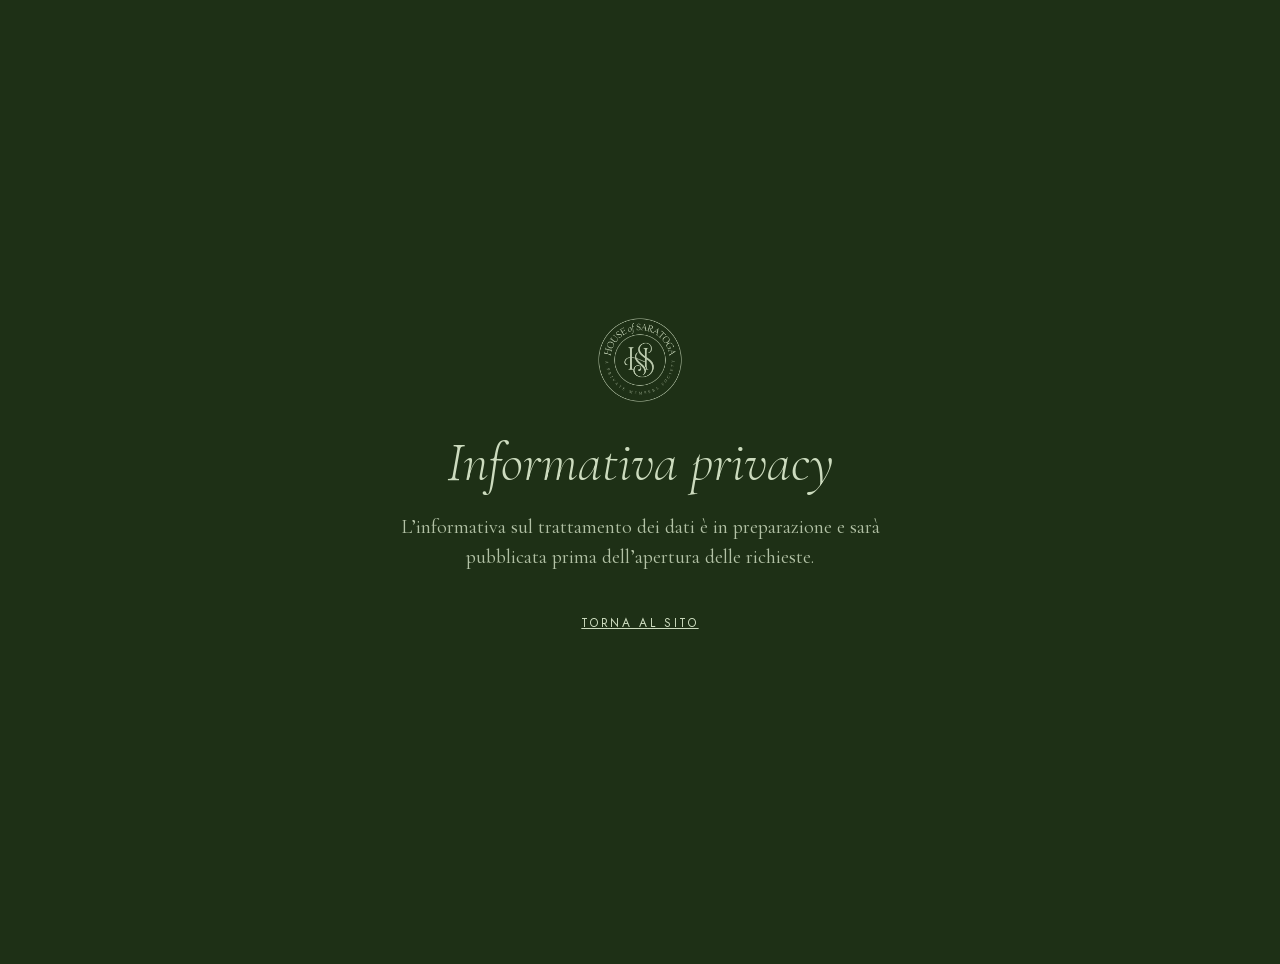
<file: privacy.html>
<!doctype html>
<html lang="it">
<head>
<meta charset="utf-8">
<meta name="viewport" content="width=device-width, initial-scale=1">
<meta http-equiv="Content-Security-Policy" content="default-src 'self'; script-src 'none'; style-src 'self'; img-src 'self' data:; font-src 'self'; object-src 'none'; base-uri 'self'; form-action 'none'; frame-src 'none'">
<meta name="referrer" content="strict-origin-when-cross-origin">
<meta name="robots" content="noindex">
<title>Privacy — House of Saratoga</title>
<link rel="icon" type="image/png" sizes="96x96" href="assets/favicon-96.png">
<link rel="stylesheet" href="css/fonts.css">
<link rel="stylesheet" href="css/page.css">
</head>
<body>
<main>
  <span class="seal" aria-hidden="true"></span>
  <h1>Informativa privacy</h1>
  <!-- DA SOSTITUIRE con l'informativa redatta dal titolare del trattamento prima della messa online del form. -->
  <p>L’informativa sul trattamento dei dati è in preparazione e sarà pubblicata prima dell’apertura delle richieste.</p>
  <a href="index.html">Torna al sito</a>
</main>
</body>
</html>
</file>
<file: css/fonts.css>
@font-face{font-family:Cormorant Garamond;font-style:italic;font-weight:300 500;font-display:swap;src:url(../assets/fonts/cormorant-garamond-italic.woff2) format("woff2");unicode-range:U+0000-00FF,U+0131,U+0152-0153,U+02BB-02BC,U+02C6,U+02DA,U+02DC,U+0304,U+0308,U+0329,U+2000-206F,U+20AC,U+2122,U+2191,U+2193,U+2212,U+2215,U+FEFF,U+FFFD}@font-face{font-family:Cormorant Garamond;font-style:normal;font-weight:300 500;font-display:swap;src:url(../assets/fonts/cormorant-garamond.woff2) format("woff2");unicode-range:U+0000-00FF,U+0131,U+0152-0153,U+02BB-02BC,U+02C6,U+02DA,U+02DC,U+0304,U+0308,U+0329,U+2000-206F,U+20AC,U+2122,U+2191,U+2193,U+2212,U+2215,U+FEFF,U+FFFD}@font-face{font-family:Jost;font-style:normal;font-weight:300 500;font-display:swap;src:url(../assets/fonts/jost.woff2) format("woff2");unicode-range:U+0000-00FF,U+0131,U+0152-0153,U+02BB-02BC,U+02C6,U+02DA,U+02DC,U+0304,U+0308,U+0329,U+2000-206F,U+20AC,U+2122,U+2191,U+2193,U+2212,U+2215,U+FEFF,U+FFFD}
</file>
<file: css/page.css>
html{-webkit-text-size-adjust:100%}body{margin:0;min-height:100vh;min-height:100dvh;display:grid;place-items:center;background:#1e3016;color:#ccdbbe;font-family:Cormorant Garamond,Garamond,Georgia,serif;text-align:center;padding:32px}main{max-width:34rem}.seal{display:block;width:84px;height:84px;margin:0 auto 28px;background-color:#ccdbbe;-webkit-mask:url(../assets/seal.webp) center / contain no-repeat;mask:url(../assets/seal.webp) center / contain no-repeat;opacity:.9}h1{font-weight:300;font-style:italic;font-size:clamp(2.2rem,6vw,3.4rem);margin:0 0 16px;text-wrap:balance}p{font-size:1.25rem;line-height:1.5;margin:0 0 28px;opacity:.85;text-wrap:pretty}a{color:inherit;font-family:Jost,Helvetica Neue,Arial,sans-serif;font-size:.75rem;letter-spacing:.22em;text-transform:uppercase;padding:14px 6px;display:inline-block}a:focus-visible{outline:1.5px solid #ccdbbe;outline-offset:4px}
</file>
